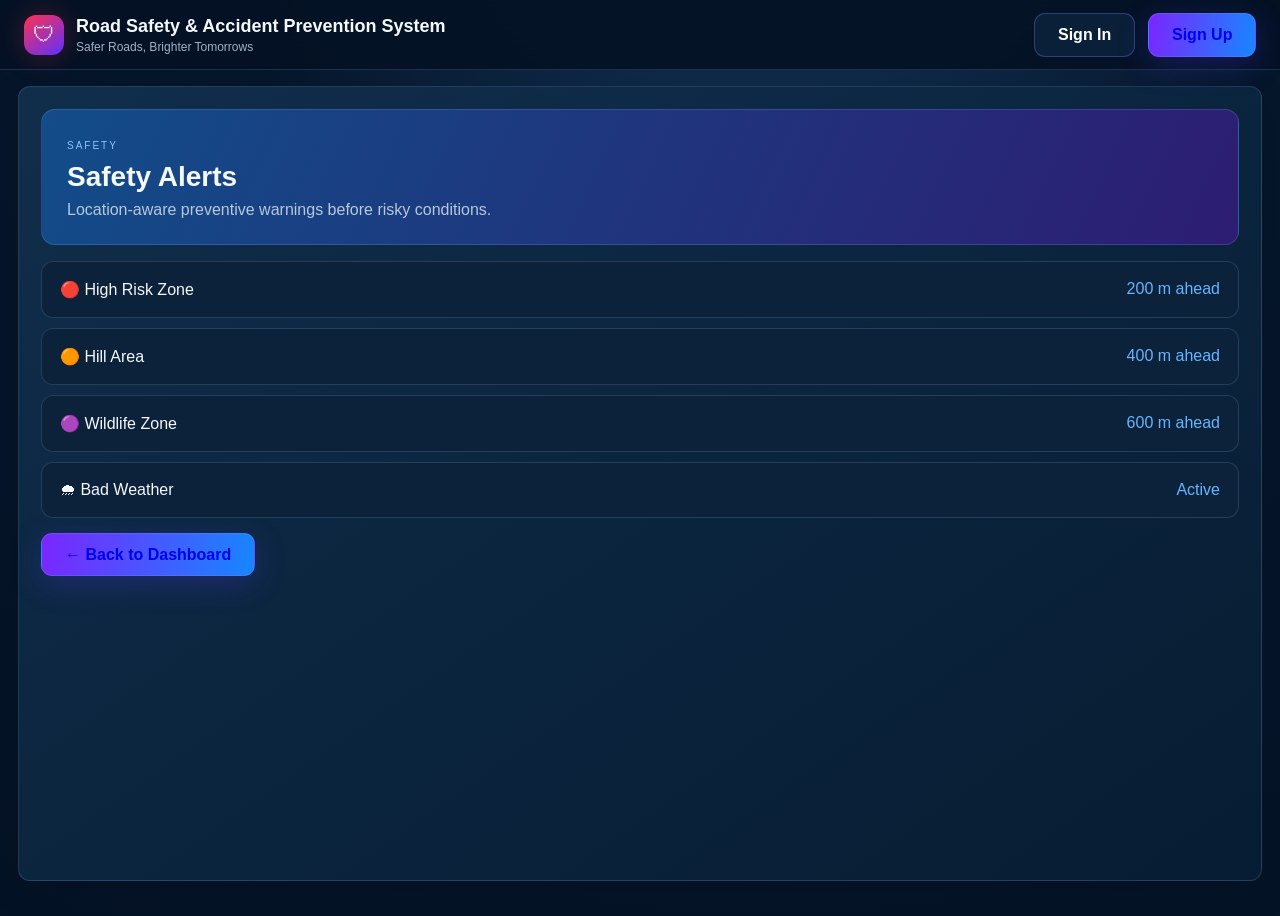
<file: frontend/pages/alerts.html>
<!DOCTYPE html>
<html lang="en">

<head>
    <meta charset="UTF-8">
    <meta name="viewport" content="width=device-width, initial-scale=1.0">
    <title>Alerts • Road Safety</title>

    <!-- Shared project stylesheet. -->
    <link rel="stylesheet" href="../css/style.css">
</head>

<body>

    <!-- =====================================================
         FILE: alerts.html
         PROJECT: AI Road Safety & Accident Prevention System
         PURPOSE: Safety Alerts module page.
         ===================================================== -->

    <div class="app-shell">

        <!-- Top navigation -->
        <header class="topbar">
            <div class="brand">
                <div class="brand-mark">🛡</div>
                <div>
                    <h1>Road Safety &amp; Accident Prevention System</h1>
                    <p>Safer Roads, Brighter Tomorrows</p>
                </div>
            </div>

            <div class="top-actions">
                <a class="auth-btn outline" href="sign-in.html">Sign In</a>
                <a class="auth-btn primary" href="sign-up.html">Sign Up</a>
            </div>
        </header>

        <!-- Module content -->
        <main class="main" style="margin-left: 0;">
            <section class="page-section module-page active">

                <div class="module-hero">
                    <span>SAFETY</span>
                    <h2>Safety Alerts</h2>
                    <p>Location-aware preventive warnings before risky conditions.</p>
                </div>

                <div class="module-list">
                    <div>🔴 High Risk Zone <span>200 m ahead</span></div>
                    <div>🟠 Hill Area <span>400 m ahead</span></div>
                    <div>🟣 Wildlife Zone <span>600 m ahead</span></div>
                    <div>🌧 Bad Weather <span>Active</span></div>
                </div>

                <br>

                <!-- Return to the dashboard. -->
                <a class="auth-btn primary" href="../index.html">← Back to Dashboard</a>

            </section>
        </main>

    </div>

    <!-- Main application JavaScript provides shared interactions. -->
    <script src="../js/app.js"></script>

</body>

</html>
</file>
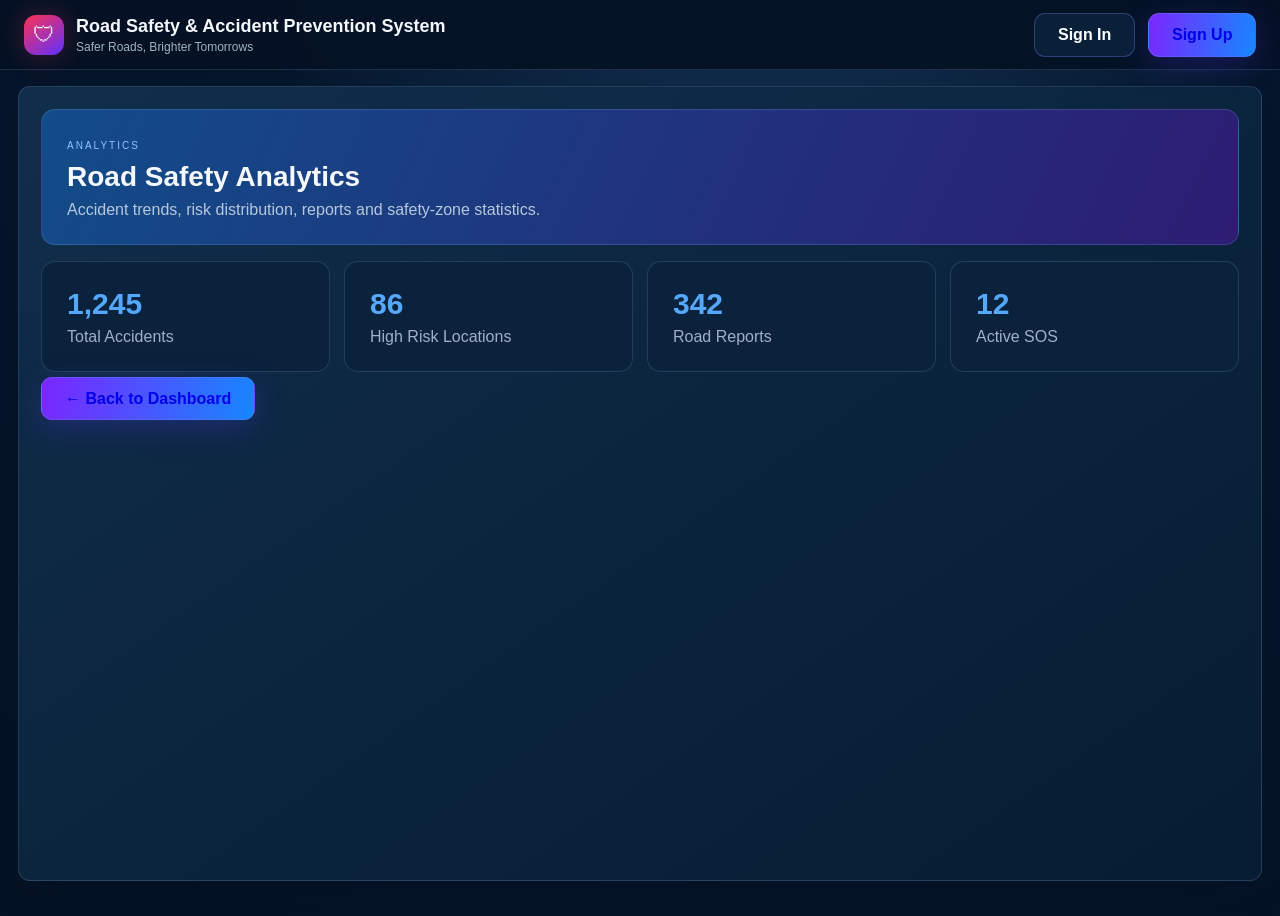
<file: frontend/pages/analytics.html>
<!DOCTYPE html>
<html lang="en">

<head>
    <meta charset="UTF-8">
    <meta name="viewport" content="width=device-width, initial-scale=1.0">
    <title>Analytics • Road Safety</title>

    <!-- Shared project stylesheet. -->
    <link rel="stylesheet" href="../css/style.css">
</head>

<body>

    <!-- =====================================================
         FILE: analytics.html
         PROJECT: AI Road Safety & Accident Prevention System
         PURPOSE: Road Safety Analytics module page.
         ===================================================== -->

    <div class="app-shell">

        <!-- Top navigation -->
        <header class="topbar">
            <div class="brand">
                <div class="brand-mark">🛡</div>
                <div>
                    <h1>Road Safety &amp; Accident Prevention System</h1>
                    <p>Safer Roads, Brighter Tomorrows</p>
                </div>
            </div>

            <div class="top-actions">
                <a class="auth-btn outline" href="sign-in.html">Sign In</a>
                <a class="auth-btn primary" href="sign-up.html">Sign Up</a>
            </div>
        </header>

        <!-- Module content -->
        <main class="main" style="margin-left: 0;">
            <section class="page-section module-page active">

                <div class="module-hero">
                    <span>ANALYTICS</span>
                    <h2>Road Safety Analytics</h2>
                    <p>Accident trends, risk distribution, reports and safety-zone statistics.</p>
                </div>

                <div class="metric-grid">
                    <div class="metric"><b>1,245</b><span>Total Accidents</span></div>
                    <div class="metric"><b>86</b><span>High Risk Locations</span></div>
                    <div class="metric"><b>342</b><span>Road Reports</span></div>
                    <div class="metric"><b>12</b><span>Active SOS</span></div>
                </div>

                <br>

                <!-- Return to the dashboard. -->
                <a class="auth-btn primary" href="../index.html">← Back to Dashboard</a>

            </section>
        </main>

    </div>

    <!-- Main application JavaScript provides shared interactions. -->
    <script src="../js/app.js"></script>

</body>

</html>
</file>
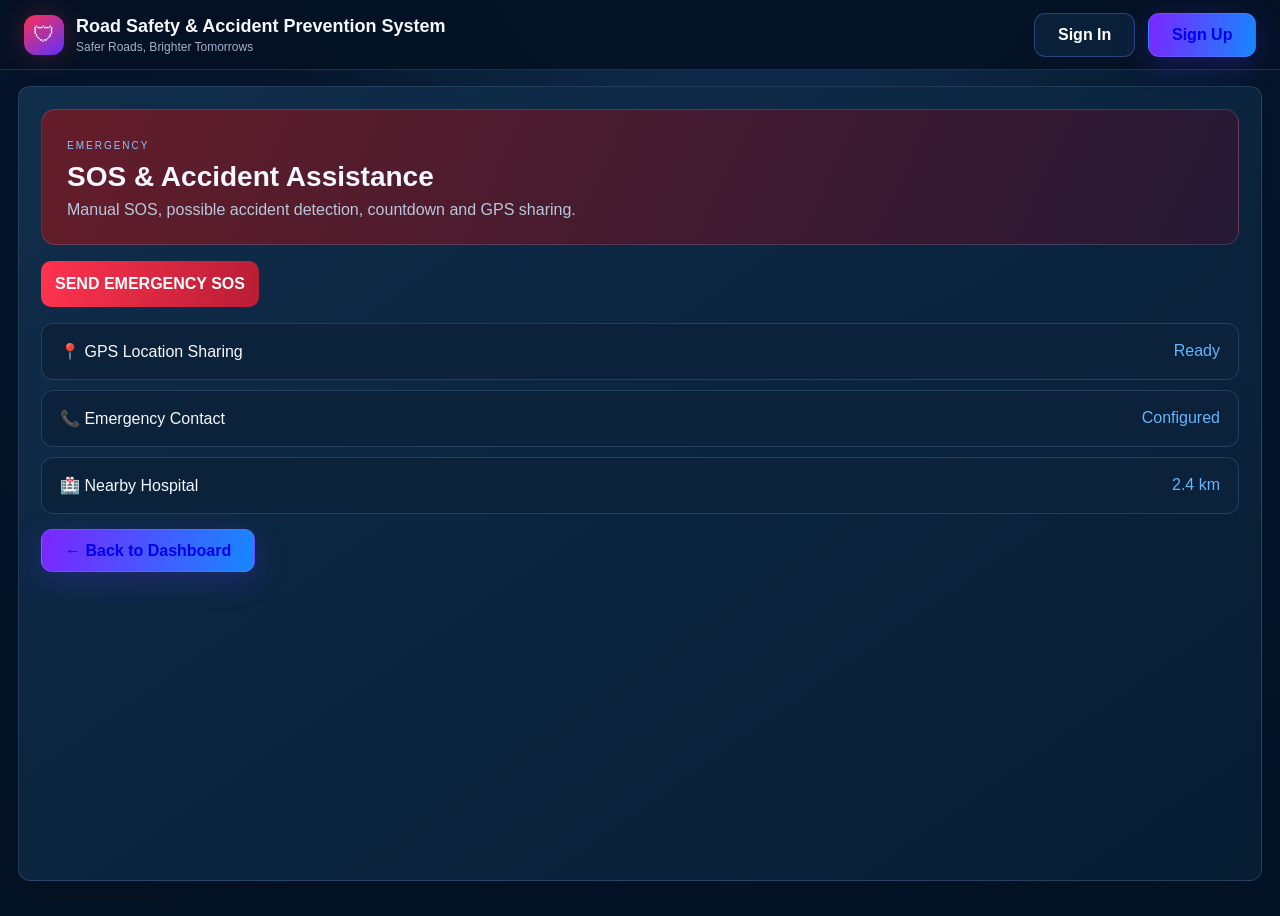
<file: frontend/pages/emergency.html>
<!DOCTYPE html>
<html lang="en">

<head>
    <meta charset="UTF-8">
    <meta name="viewport" content="width=device-width, initial-scale=1.0">
    <title>Emergency SOS • Road Safety</title>

    <!-- Shared project stylesheet. -->
    <link rel="stylesheet" href="../css/style.css">
</head>

<body>

    <!-- =====================================================
         FILE: emergency.html
         PROJECT: AI Road Safety & Accident Prevention System
         PURPOSE: SOS & Accident Assistance module page.
         ===================================================== -->

    <div class="app-shell">

        <!-- Top navigation -->
        <header class="topbar">
            <div class="brand">
                <div class="brand-mark">🛡</div>
                <div>
                    <h1>Road Safety &amp; Accident Prevention System</h1>
                    <p>Safer Roads, Brighter Tomorrows</p>
                </div>
            </div>

            <div class="top-actions">
                <a class="auth-btn outline" href="sign-in.html">Sign In</a>
                <a class="auth-btn primary" href="sign-up.html">Sign Up</a>
            </div>
        </header>

        <!-- Module content -->
        <main class="main" style="margin-left: 0;">
            <section class="page-section module-page active">

                <div class="module-hero danger-hero">
                    <span>EMERGENCY</span>
                    <h2>SOS & Accident Assistance</h2>
                    <p>Manual SOS, possible accident detection, countdown and GPS sharing.</p>
                </div>

                <button class="sos-big" onclick="triggerSOS()">SEND EMERGENCY SOS</button>
                <div class="module-list">
                    <div>📍 GPS Location Sharing <span>Ready</span></div>
                    <div>📞 Emergency Contact <span>Configured</span></div>
                    <div>🏥 Nearby Hospital <span>2.4 km</span></div>
                </div>

                <br>

                <!-- Return to the dashboard. -->
                <a class="auth-btn primary" href="../index.html">← Back to Dashboard</a>

            </section>
        </main>

    </div>

    <!-- Main application JavaScript provides shared interactions. -->
    <script src="../js/app.js"></script>

</body>

</html>
</file>
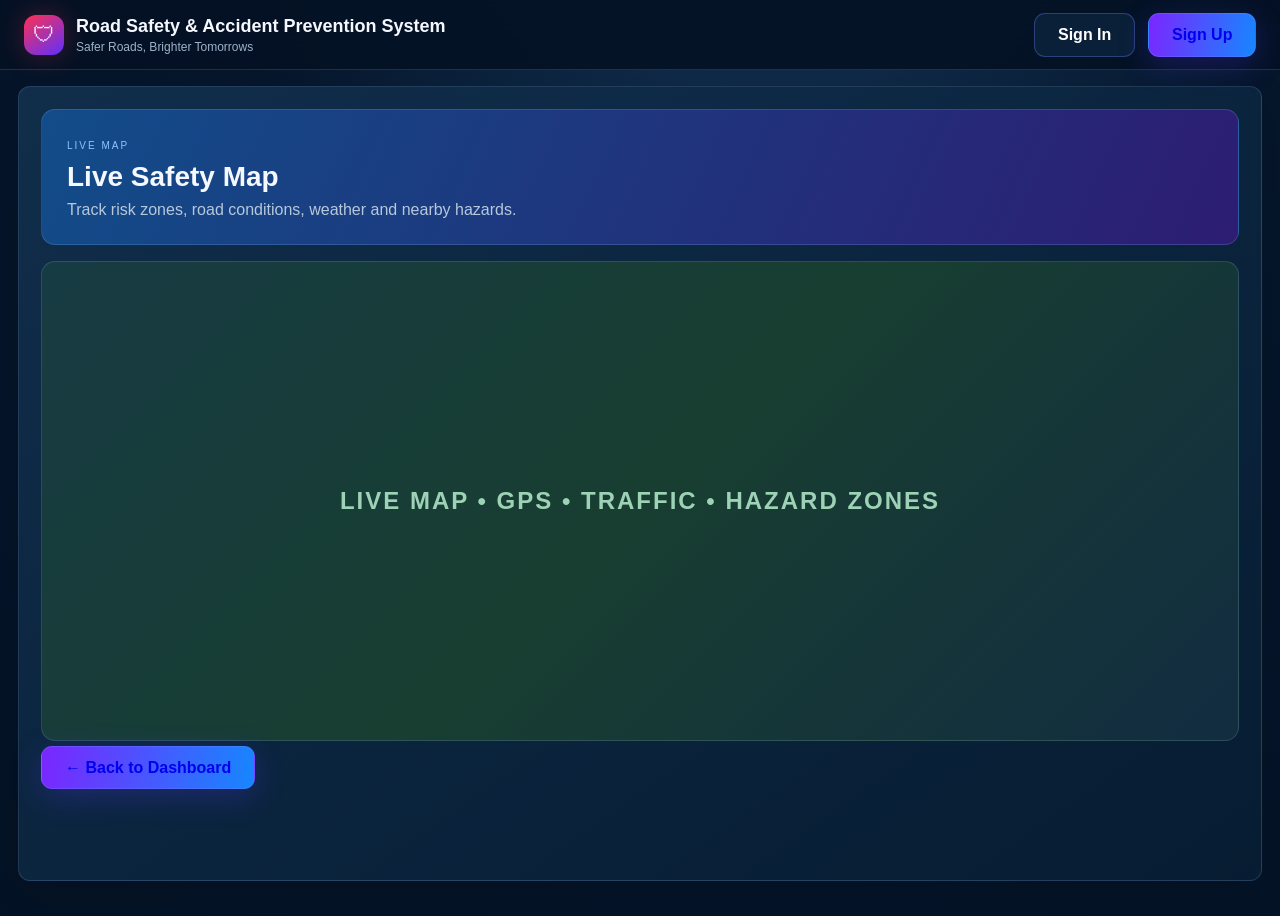
<file: frontend/pages/live-map.html>
<!DOCTYPE html>
<html lang="en">

<head>
    <meta charset="UTF-8">
    <meta name="viewport" content="width=device-width, initial-scale=1.0">
    <title>Live Map • Road Safety</title>

    <!-- Shared project stylesheet. -->
    <link rel="stylesheet" href="../css/style.css">
</head>

<body>

    <!-- =====================================================
         FILE: live-map.html
         PROJECT: AI Road Safety & Accident Prevention System
         PURPOSE: Live Safety Map module page.
         ===================================================== -->

    <div class="app-shell">

        <!-- Top navigation -->
        <header class="topbar">
            <div class="brand">
                <div class="brand-mark">🛡</div>
                <div>
                    <h1>Road Safety &amp; Accident Prevention System</h1>
                    <p>Safer Roads, Brighter Tomorrows</p>
                </div>
            </div>

            <div class="top-actions">
                <a class="auth-btn outline" href="sign-in.html">Sign In</a>
                <a class="auth-btn primary" href="sign-up.html">Sign Up</a>
            </div>
        </header>

        <!-- Module content -->
        <main class="main" style="margin-left: 0;">
            <section class="page-section module-page active">

                <div class="module-hero">
                    <span>LIVE MAP</span>
                    <h2>Live Safety Map</h2>
                    <p>Track risk zones, road conditions, weather and nearby hazards.</p>
                </div>

                <div class="large-map-placeholder">
                    LIVE MAP • GPS • TRAFFIC • HAZARD ZONES
                </div>

                <br>

                <!-- Return to the dashboard. -->
                <a class="auth-btn primary" href="../index.html">← Back to Dashboard</a>

            </section>
        </main>

    </div>

    <!-- Main application JavaScript provides shared interactions. -->
    <script src="../js/app.js"></script>

</body>

</html>
</file>
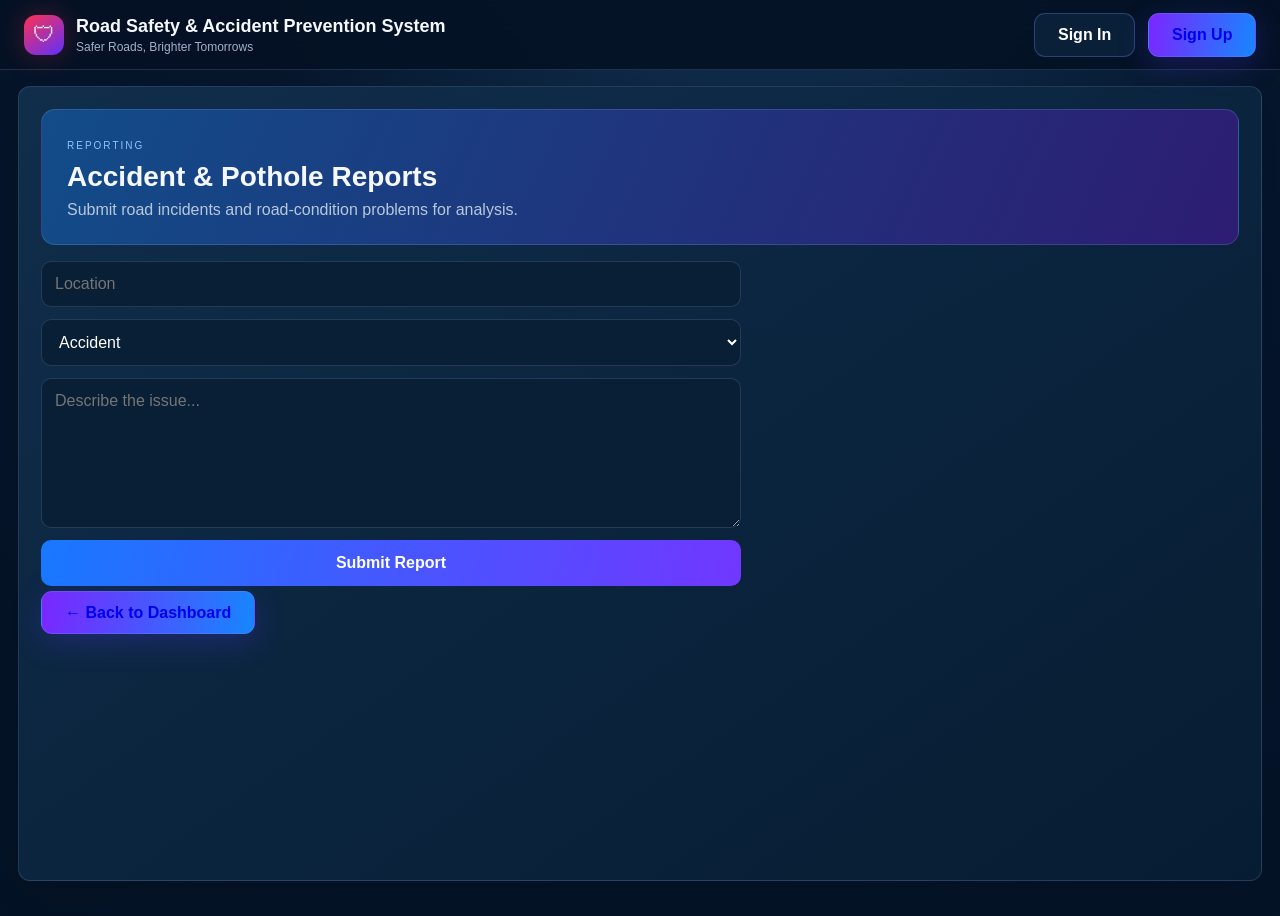
<file: frontend/pages/reports.html>
<!DOCTYPE html>
<html lang="en">

<head>
    <meta charset="UTF-8">
    <meta name="viewport" content="width=device-width, initial-scale=1.0">
    <title>Accident & Pothole Reports • Road Safety</title>

    <!-- Shared project stylesheet. -->
    <link rel="stylesheet" href="../css/style.css">
</head>

<body>

    <!-- =====================================================
         FILE: reports.html
         PROJECT: AI Road Safety & Accident Prevention System
         PURPOSE: Accident & Pothole Reports module page.
         ===================================================== -->

    <div class="app-shell">

        <!-- Top navigation -->
        <header class="topbar">
            <div class="brand">
                <div class="brand-mark">🛡</div>
                <div>
                    <h1>Road Safety &amp; Accident Prevention System</h1>
                    <p>Safer Roads, Brighter Tomorrows</p>
                </div>
            </div>

            <div class="top-actions">
                <a class="auth-btn outline" href="sign-in.html">Sign In</a>
                <a class="auth-btn primary" href="sign-up.html">Sign Up</a>
            </div>
        </header>

        <!-- Module content -->
        <main class="main" style="margin-left: 0;">
            <section class="page-section module-page active">

                <div class="module-hero">
                    <span>REPORTING</span>
                    <h2>Accident & Pothole Reports</h2>
                    <p>Submit road incidents and road-condition problems for analysis.</p>
                </div>

                <div class="report-form">
                    <input placeholder="Location">
                    <select>
                        <option>Accident</option>
                        <option>Pothole</option>
                        <option>Road Condition</option>
                    </select>
                    <textarea placeholder="Describe the issue..."></textarea>
                    <button class="primary-large">Submit Report</button>
                </div>

                <br>

                <!-- Return to the dashboard. -->
                <a class="auth-btn primary" href="../index.html">← Back to Dashboard</a>

            </section>
        </main>

    </div>

    <!-- Main application JavaScript provides shared interactions. -->
    <script src="../js/app.js"></script>

</body>

</html>
</file>
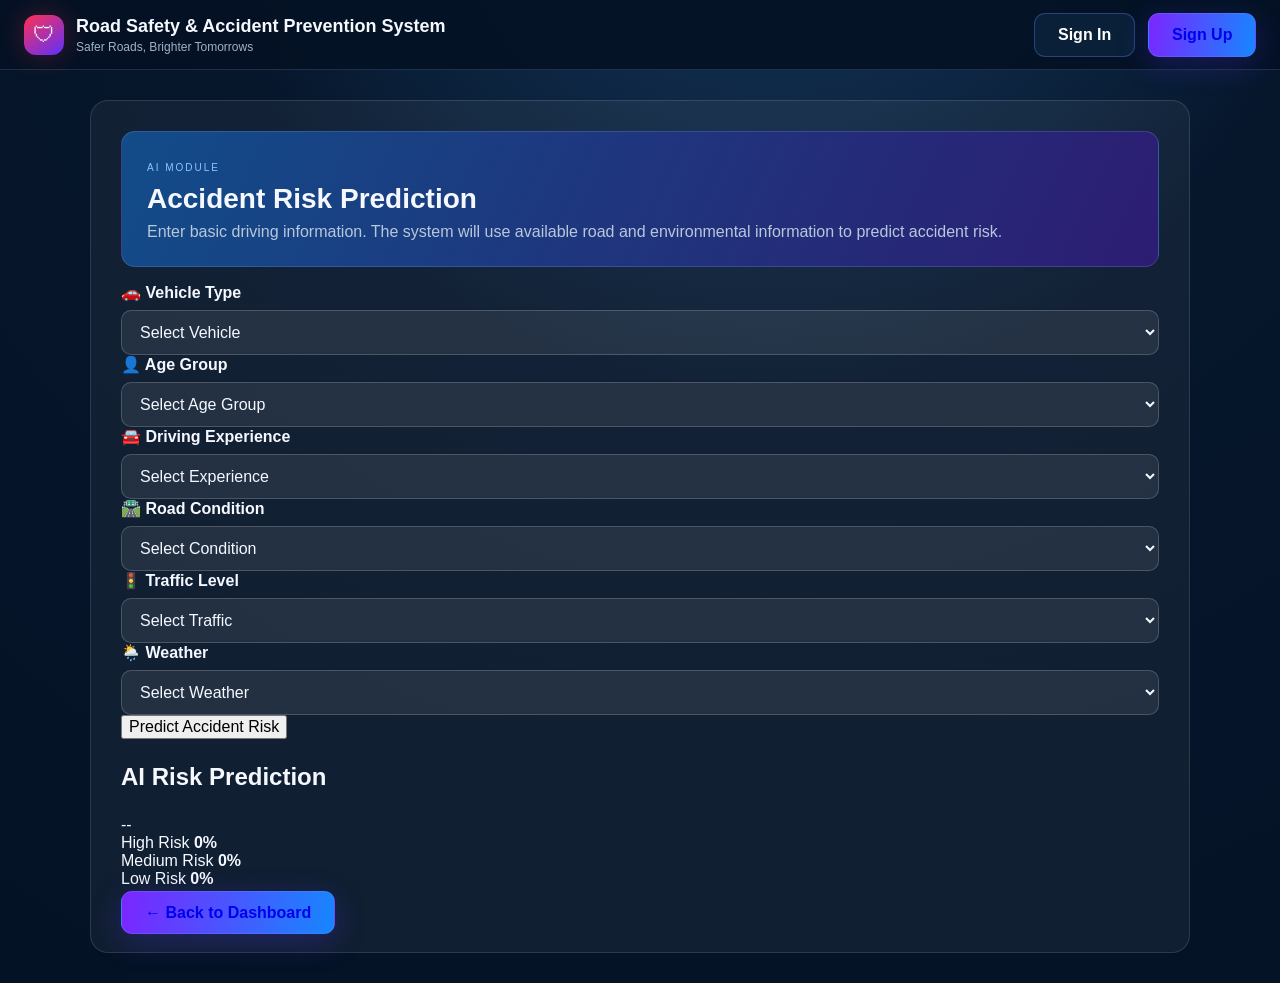
<file: frontend/pages/risk-prediction.html>
<!DOCTYPE html>
<html lang="en">

<head>
    <meta charset="UTF-8">
    <meta name="viewport" content="width=device-width, initial-scale=1.0">

    <title>Accident Risk Prediction</title>

    <link rel="stylesheet" href="../css/style.css">
    <link rel="stylesheet" href="../css/risk-prediction.css">
</head>

<body>

<div class="app-shell">

    <header class="topbar">

        <div class="brand">
            <div class="brand-mark">🛡</div>

            <div>
                <h1>Road Safety & Accident Prevention System</h1>
                <p>Safer Roads, Brighter Tomorrows</p>
            </div>
        </div>

        <div class="top-actions">
            <a class="auth-btn outline" href="sign-in.html">Sign In</a>
            <a class="auth-btn primary" href="sign-up.html">Sign Up</a>
        </div>

    </header>


    <main class="risk-container">

        <section class="risk-card">

            <div class="module-hero">

                <span>AI MODULE</span>

                <h2>Accident Risk Prediction</h2>

                <p>
                    Enter basic driving information. The system will use
                    available road and environmental information to predict
                    accident risk.
                </p>

            </div>


            <form id="riskForm">

                <div class="form-grid">

                    <!-- Vehicle -->
                    <div class="form-group">

                        <label for="vehicleType">
                            🚗 Vehicle Type
                        </label>

                        <select id="vehicleType" required>

                            <option value="">Select Vehicle</option>

                            <option value="Automobile">Car</option>

                            <option value="Motorcycle">
                                Motorcycle
                            </option>

                            <option value="Taxi">
                                Taxi
                            </option>

                            <option value="Bus">
                                Bus
                            </option>

                            <option value="Truck">
                                Truck
                            </option>

                        </select>

                    </div>


                    <!-- Age -->
                    <div class="form-group">

                        <label for="ageGroup">
                            👤 Age Group
                        </label>

                        <select id="ageGroup" required>

                            <option value="">Select Age Group</option>

                            <option value="18-30">18-30</option>

                            <option value="31-50">31-50</option>

                            <option value="Over 51">
                                Over 51
                            </option>

                        </select>

                    </div>


                    <!-- Driving Experience -->
                    <div class="form-group">

                        <label for="experience">
                            🚘 Driving Experience
                        </label>

                        <select id="experience" required>

                            <option value="">
                                Select Experience
                            </option>

                            <option value="Below 1yr">
                                Below 1 year
                            </option>

                            <option value="1-2yr">
                                1-2 years
                            </option>

                            <option value="2-5yr">
                                2-5 years
                            </option>

                            <option value="5-10yr">
                                5-10 years
                            </option>

                            <option value="Above 10yr">
                                Above 10 years
                            </option>

                        </select>

                    </div>


                    <!-- Road Condition -->
                    <div class="form-group">

                        <label for="roadCondition">
                            🛣️ Road Condition
                        </label>

                        <select id="roadCondition" required>

                            <option value="">
                                Select Condition
                            </option>

                            <option value="Dry">
                                Dry
                            </option>

                            <option value="Wet or damp">
                                Wet / Damp
                            </option>

                            <option value="Flood over 3cm. deep">
                                Flooded
                            </option>

                        </select>

                    </div>


                    <!-- Traffic -->
                    <div class="form-group">

                        <label for="traffic">
                            🚦 Traffic Level
                        </label>

                        <select id="traffic" required>

                            <option value="">
                                Select Traffic
                            </option>

                            <option value="Low">
                                Low
                            </option>

                            <option value="Medium">
                                Medium
                            </option>

                            <option value="High">
                                High
                            </option>

                        </select>

                    </div>


                    <!-- Weather -->
                    <div class="form-group">

                        <label for="weather">
                            🌦️ Weather
                        </label>

                        <select id="weather" required>

                            <option value="">
                                Select Weather
                            </option>

                            <option value="Normal">
                                Normal
                            </option>

                            <option value="Raining">
                                Raining
                            </option>

                            <option value="Raining and Windy">
                                Raining & Windy
                            </option>

                            <option value="Fog or Mist">
                                Fog / Mist
                            </option>

                        </select>

                    </div>


                </div>


                <button type="submit"
                        class="predict-btn">

                    Predict Accident Risk

                </button>

            </form>


            <!-- Result -->

            <div id="resultBox"
                 class="result-box hidden">

                <h3>AI Risk Prediction</h3>

                <div id="riskLevel">
                    --
                </div>

                <div class="probabilities">

                    <div>
                        <span>High Risk</span>
                        <b id="highProbability">0%</b>
                    </div>

                    <div>
                        <span>Medium Risk</span>
                        <b id="mediumProbability">0%</b>
                    </div>

                    <div>
                        <span>Low Risk</span>
                        <b id="lowProbability">0%</b>
                    </div>

                </div>

                <p id="riskMessage"></p>

            </div>


            <a class="auth-btn primary back-btn"
               href="../index.html">

                ← Back to Dashboard

            </a>

        </section>

    </main>

</div>


<script src="../js/risk-prediction.js"></script>

</body>

</html>
</file>
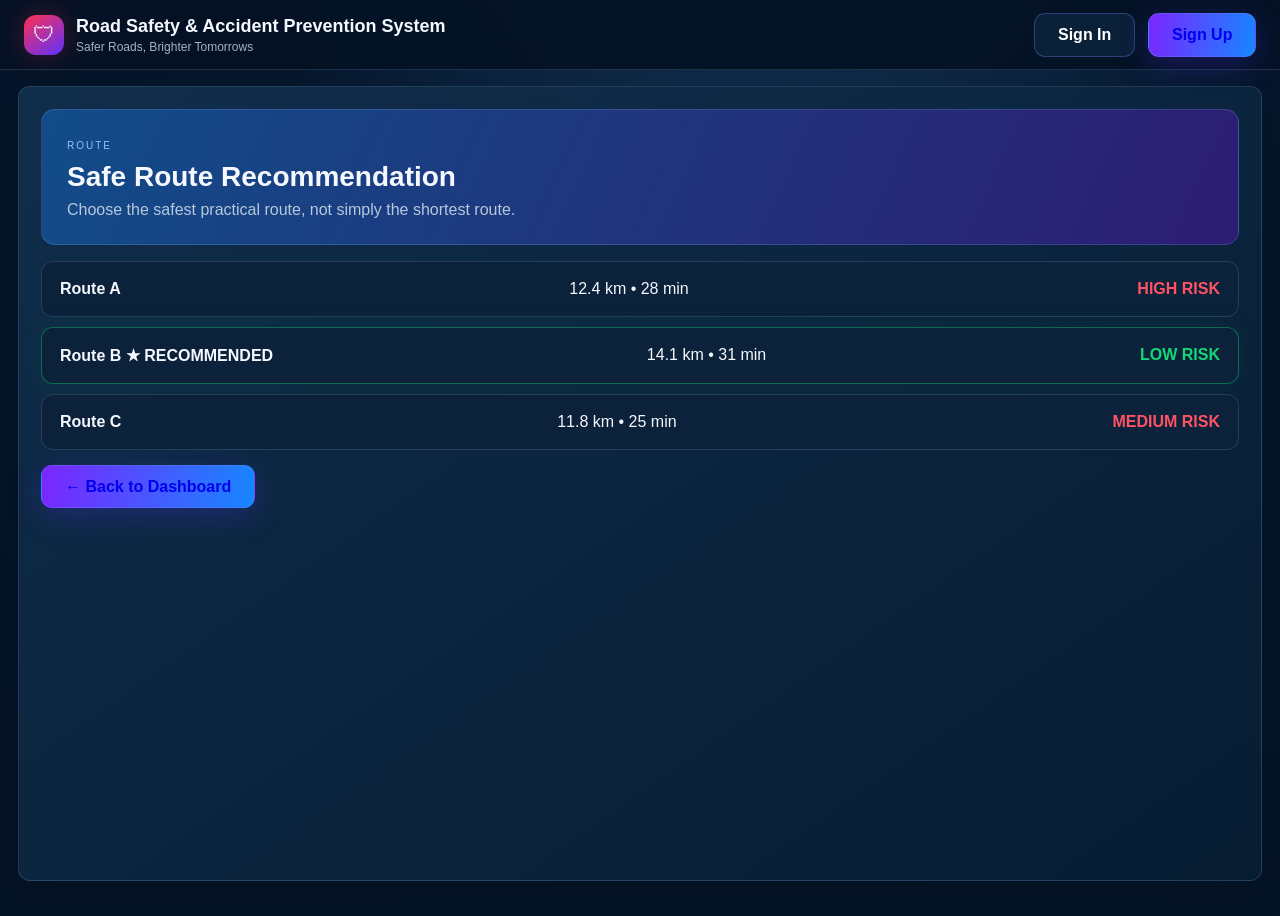
<file: frontend/pages/safe-route.html>
<!DOCTYPE html>
<html lang="en">

<head>
    <meta charset="UTF-8">
    <meta name="viewport" content="width=device-width, initial-scale=1.0">
    <title>Safe Route • Road Safety</title>

    <!-- Shared project stylesheet. -->
    <link rel="stylesheet" href="../css/style.css">
</head>

<body>

    <!-- =====================================================
         FILE: safe-route.html
         PROJECT: AI Road Safety & Accident Prevention System
         PURPOSE: Safe Route Recommendation module page.
         ===================================================== -->

    <div class="app-shell">

        <!-- Top navigation -->
        <header class="topbar">
            <div class="brand">
                <div class="brand-mark">🛡</div>
                <div>
                    <h1>Road Safety &amp; Accident Prevention System</h1>
                    <p>Safer Roads, Brighter Tomorrows</p>
                </div>
            </div>

            <div class="top-actions">
                <a class="auth-btn outline" href="sign-in.html">Sign In</a>
                <a class="auth-btn primary" href="sign-up.html">Sign Up</a>
            </div>
        </header>

        <!-- Module content -->
        <main class="main" style="margin-left: 0;">
            <section class="page-section module-page active">

                <div class="module-hero">
                    <span>ROUTE</span>
                    <h2>Safe Route Recommendation</h2>
                    <p>Choose the safest practical route, not simply the shortest route.</p>
                </div>

                <div class="route-options">
                    <div><b>Route A</b><span>12.4 km • 28 min</span><strong>HIGH RISK</strong></div>
                    <div class="recommended"><b>Route B ★ RECOMMENDED</b><span>14.1 km • 31 min</span><strong>LOW RISK</strong></div>
                    <div><b>Route C</b><span>11.8 km • 25 min</span><strong>MEDIUM RISK</strong></div>
                </div>

                <br>

                <!-- Return to the dashboard. -->
                <a class="auth-btn primary" href="../index.html">← Back to Dashboard</a>

            </section>
        </main>

    </div>

    <!-- Main application JavaScript provides shared interactions. -->
    <script src="../js/app.js"></script>

</body>

</html>
</file>
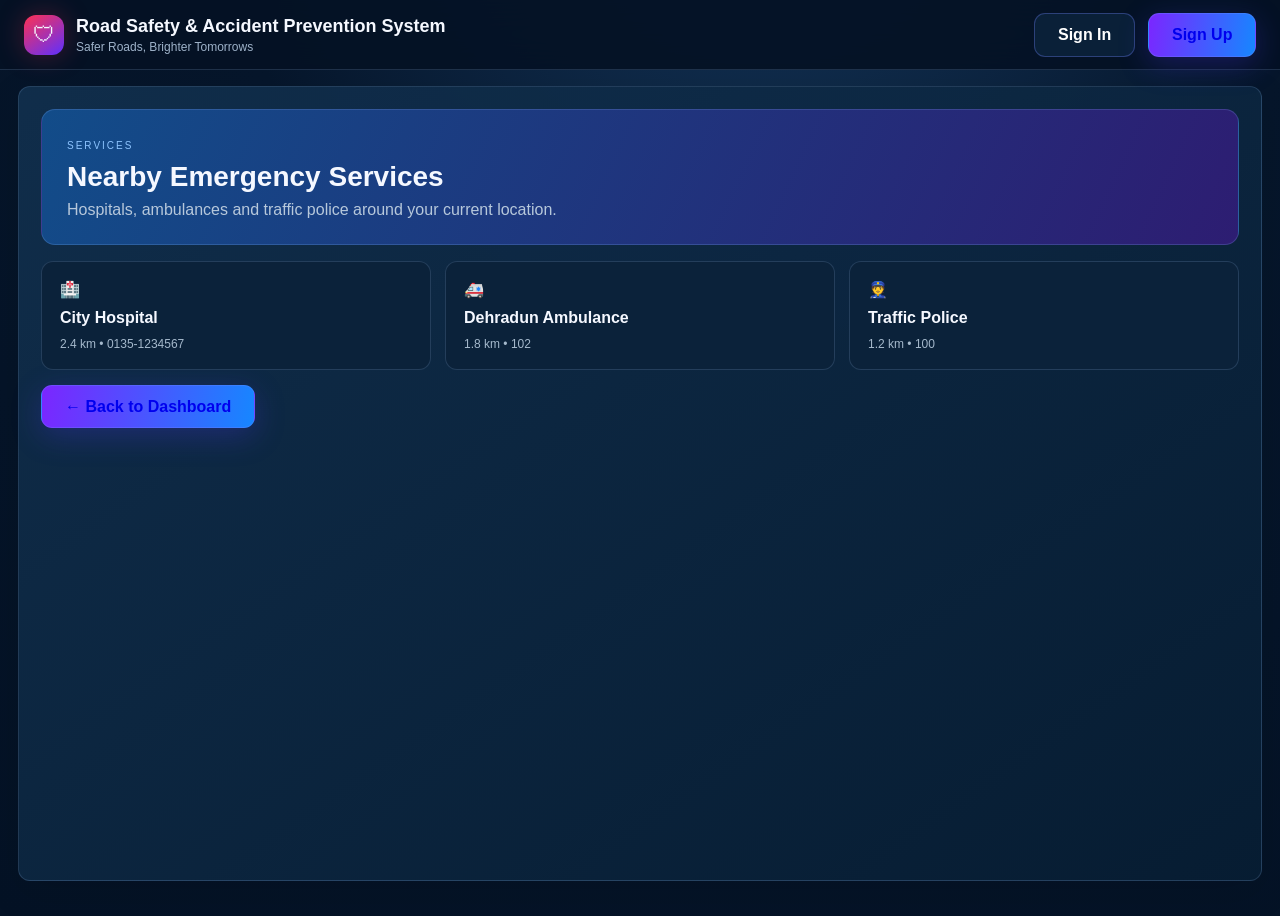
<file: frontend/pages/services.html>
<!DOCTYPE html>
<html lang="en">

<head>
    <meta charset="UTF-8">
    <meta name="viewport" content="width=device-width, initial-scale=1.0">
    <title>Nearby Services • Road Safety</title>

    <!-- Shared project stylesheet. -->
    <link rel="stylesheet" href="../css/style.css">
</head>

<body>

    <!-- =====================================================
         FILE: services.html
         PROJECT: AI Road Safety & Accident Prevention System
         PURPOSE: Nearby Emergency Services module page.
         ===================================================== -->

    <div class="app-shell">

        <!-- Top navigation -->
        <header class="topbar">
            <div class="brand">
                <div class="brand-mark">🛡</div>
                <div>
                    <h1>Road Safety &amp; Accident Prevention System</h1>
                    <p>Safer Roads, Brighter Tomorrows</p>
                </div>
            </div>

            <div class="top-actions">
                <a class="auth-btn outline" href="sign-in.html">Sign In</a>
                <a class="auth-btn primary" href="sign-up.html">Sign Up</a>
            </div>
        </header>

        <!-- Module content -->
        <main class="main" style="margin-left: 0;">
            <section class="page-section module-page active">

                <div class="module-hero">
                    <span>SERVICES</span>
                    <h2>Nearby Emergency Services</h2>
                    <p>Hospitals, ambulances and traffic police around your current location.</p>
                </div>

                <div class="service-cards">
                    <div>🏥 <b>City Hospital</b><span>2.4 km • 0135-1234567</span></div>
                    <div>🚑 <b>Dehradun Ambulance</b><span>1.8 km • 102</span></div>
                    <div>👮 <b>Traffic Police</b><span>1.2 km • 100</span></div>
                </div>

                <br>

                <!-- Return to the dashboard. -->
                <a class="auth-btn primary" href="../index.html">← Back to Dashboard</a>

            </section>
        </main>

    </div>

    <!-- Main application JavaScript provides shared interactions. -->
    <script src="../js/app.js"></script>

</body>

</html>
</file>
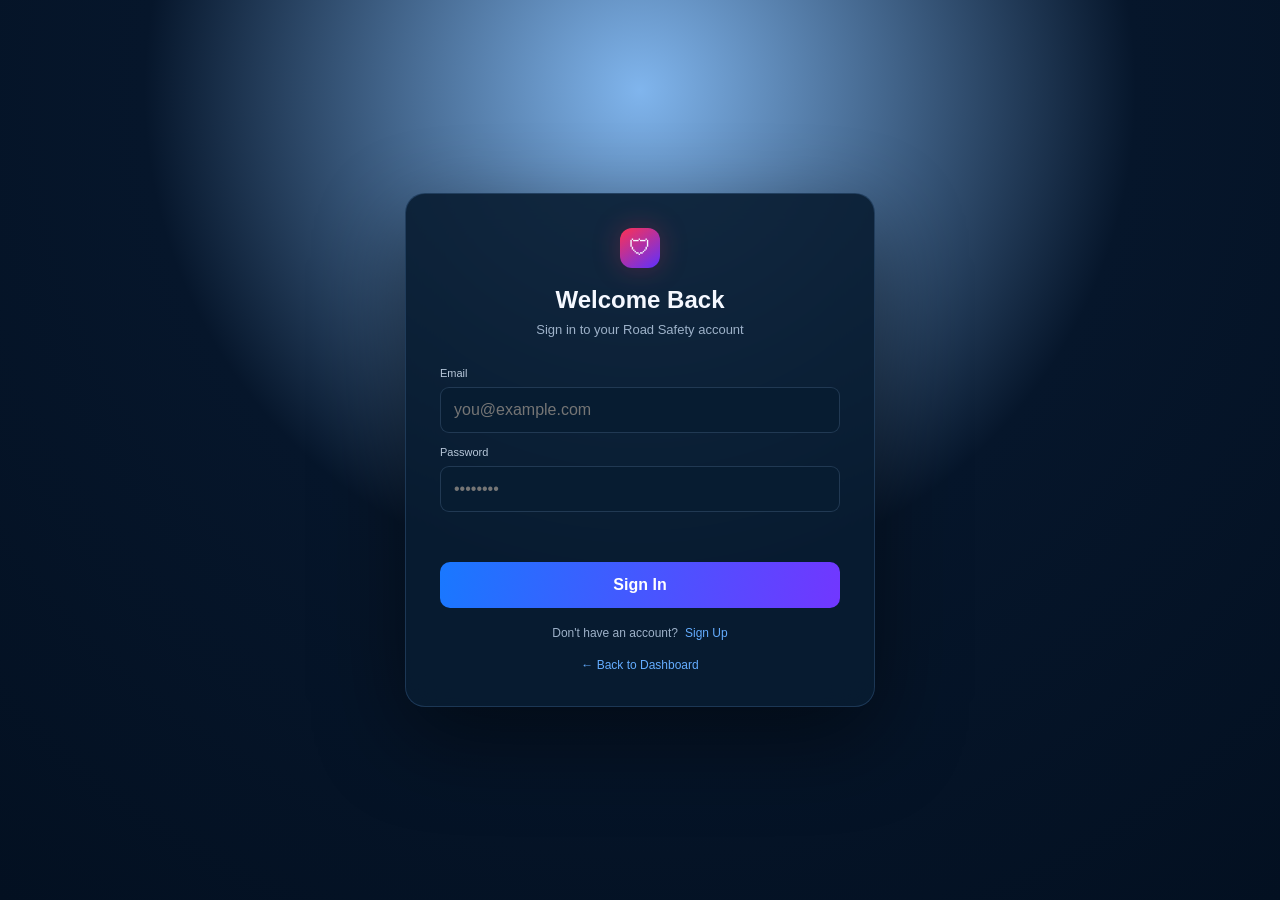
<file: frontend/pages/sign-in.html>
<!DOCTYPE html>
<html lang="en">

<head>
    <meta charset="UTF-8">
    <meta name="viewport" content="width=device-width, initial-scale=1.0">

    <!-- =====================================================
         FILE: sign-in.html
         PROJECT: AI Road Safety & Accident Prevention System
         PURPOSE: User sign-in page.
         ===================================================== -->

    <title>Sign In • Road Safety</title>

    <!-- Shared project stylesheet. -->
    <link rel="stylesheet" href="../css/style.css">
</head>

<body>

    <!-- =====================================================
         SIGN-IN PAGE
         Same centered glass-card format used by registration.
         ===================================================== -->
    <main class="auth-page">

        <section class="auth-card" aria-labelledby="loginTitle">

            <!-- Brand icon -->
            <div class="brand-mark">🛡</div>

            <!-- Login heading -->
            <h1 id="loginTitle">Welcome Back</h1>
            <p>Sign in to your Road Safety account</p>

            <!-- Login form -->
            <form id="loginForm" novalidate>

                <label for="loginEmail">Email</label>
                <input
                    id="loginEmail"
                    type="email"
                    autocomplete="email"
                    required
                    placeholder="you@example.com"
                >

                <label for="loginPassword">Password</label>
                <input
                    id="loginPassword"
                    type="password"
                    autocomplete="current-password"
                    required
                    placeholder="••••••••"
                >

                <div
                    class="message"
                    id="loginMessage"
                    role="status"
                    aria-live="polite"
                ></div>

                <button
                    class="primary-large"
                    type="submit"
                >
                    Sign In
                </button>

            </form>

            <!-- Registration link -->
            <div class="auth-links">
                <span>Don't have an account?</span>
                <a href="sign-up.html">Sign Up</a>
            </div>

            <!-- Dashboard link -->
            <a
                class="back-link"
                href="../index.html"
            >
                ← Back to Dashboard
            </a>

        </section>

    </main>

    <!-- Login logic. -->
    <script src="../js/login.js"></script>

</body>

</html>
</file>
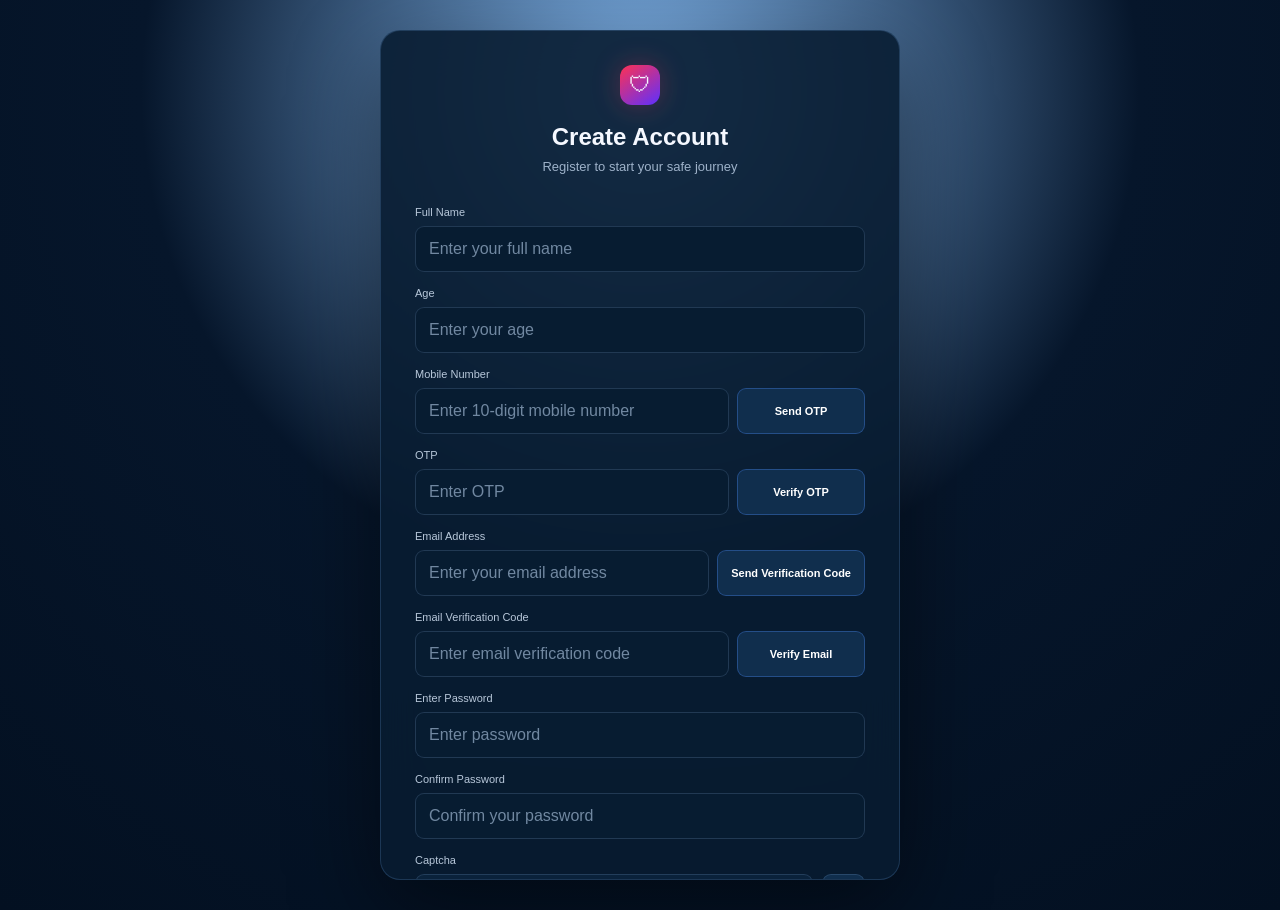
<file: frontend/pages/sign-up.html>
<!DOCTYPE html>
<html lang="en">

<head>
    <meta charset="UTF-8">
    <meta name="viewport" content="width=device-width, initial-scale=1.0">

    <!-- =====================================================
         FILE: sign-up.html
         PROJECT: AI Road Safety & Accident Prevention System
         PURPOSE: SafeRoad AI user registration page.
         ===================================================== -->

    <title>SafeRoad AI — Register</title>

    <!-- Shared project stylesheet. -->
    <link rel="stylesheet" href="../css/style.css">
</head>

<body>

    <!-- =====================================================
         REGISTRATION PAGE
         Uses the same centered glass-card layout as Sign In.
         The lamp / cord scene has been removed.
         ===================================================== -->
    <main class="auth-page">

        <!-- Registration card -->
        <section class="auth-card register-card" aria-labelledby="registerTitle">

            <!-- Brand icon: same visual language as Sign In -->
            <div class="brand-mark">🛡</div>

            <!-- Registration heading -->
            <h1 id="registerTitle" align="center">Create Account</h1>

            <p align="center">Register to start your safe journey</p>

            <!-- =================================================
                 REGISTRATION FORM
                 ================================================= -->
            <form id="registerForm" novalidate>

                <!-- Full Name -->
                <div class="register-field">
                    <label for="fullName">Full Name</label>
                    <input
                        id="fullName"
                        name="fullName"
                        type="text"
                        autocomplete="name"
                        placeholder="Enter your full name"
                        required
                    >
                </div>

                <!-- Age -->
                <div class="register-field">
                    <label for="age">Age</label>
                    <input
                        id="age"
                        name="age"
                        type="number"
                        min="1"
                        max="120"
                        placeholder="Enter your age"
                        required
                    >
                </div>

                <!-- Mobile Number + OTP -->
                <div class="register-field">
                    <label for="mobile">Mobile Number</label>

                    <div class="verification-row">
                        <input
                            id="mobile"
                            name="mobile"
                            type="tel"
                            maxlength="10"
                            inputmode="numeric"
                            autocomplete="tel"
                            placeholder="Enter 10-digit mobile number"
                            required
                        >

                        <button
                            class="verify"
                            id="otpBtn"
                            type="button"
                        >
                            Send OTP
                        </button>
                    </div>
                </div>

                <!-- Mobile OTP -->
                <div class="register-field">
                    <label for="otp">OTP</label>

                    <div class="verification-row">
                        <input
                            id="otp"
                            name="otp"
                            type="text"
                            maxlength="6"
                            inputmode="numeric"
                            autocomplete="one-time-code"
                            placeholder="Enter OTP"
                            required
                        >

                        <button
                            class="verify"
                            id="verifyBtn"
                            type="button"
                        >
                            Verify OTP
                        </button>
                    </div>
                </div>

                <!-- Email Address + Verification Code -->
                <div class="register-field">
                    <label for="email">Email Address</label>

                    <div class="verification-row">
                        <input
                            id="email"
                            name="email"
                            type="email"
                            autocomplete="email"
                            placeholder="Enter your email address"
                            required
                        >

                        <button
                            class="verify"
                            id="emailOtpBtn"
                            type="button"
                        >
                            Send Verification Code
                        </button>
                    </div>
                </div>

                <!-- Email Verification Code -->
                <div class="register-field">
                    <label for="emailOtp">Email Verification Code</label>

                    <div class="verification-row">
                        <input
                            id="emailOtp"
                            name="emailOtp"
                            type="text"
                            maxlength="6"
                            inputmode="numeric"
                            placeholder="Enter email verification code"
                            required
                        >

                        <button
                            class="verify"
                            id="emailVerifyBtn"
                            type="button"
                        >
                            Verify Email
                        </button>
                    </div>
                </div>

                <!-- Password -->
                <div class="register-field">
                    <label for="password">Enter Password</label>
                    <input
                        id="password"
                        name="password"
                        type="password"
                        autocomplete="new-password"
                        placeholder="Enter password"
                        required
                    >
                </div>

                <!-- Confirm Password -->
                <div class="register-field">
                    <label for="confirmPassword">Confirm Password</label>
                    <input
                        id="confirmPassword"
                        name="confirmPassword"
                        type="password"
                        autocomplete="new-password"
                        placeholder="Confirm your password"
                        required
                    >
                </div>

                <!-- Captcha -->
                <div class="register-field">
                    <label for="captchaInput">Captcha</label>

                    <div class="captcha-row">
                        <!-- Generated captcha value -->
                        <div
                            class="captcha-box"
                            id="captchaBox"
                            aria-label="Generated captcha"
                        ></div>

                        <!-- Captcha refresh button -->
                        <button
                            class="refresh"
                            id="refreshCaptcha"
                            type="button"
                            title="Refresh Captcha"
                            aria-label="Refresh Captcha"
                        >
                            ↻
                        </button>
                    </div>

                    <input
                        id="captchaInput"
                        name="captchaInput"
                        type="text"
                        maxlength="6"
                        autocomplete="off"
                        placeholder="Enter captcha"
                        required
                    >
                </div>

                <!-- Registration status message -->
                <div
                    class="message"
                    id="message"
                    role="status"
                    aria-live="polite"
                ></div>

                <!-- Register button -->
                <button
                    class="primary-large register-submit"
                    id="registerBtn"
                    type="submit"
                >
                    Register →
                </button>

            </form>

            <!-- Login navigation -->
            <div class="auth-links">
                <span>Already registered?</span>
                <a href="sign-in.html">Sign In</a>
            </div>

            <!-- Dashboard navigation -->
            <a
                class="back-link"
                href="../index.html"
            >
                ← Back to Dashboard
            </a>

        </section>

    </main>

    <!-- Registration validation, OTP and captcha logic. -->
    <script src="../js/register.js"></script>

</body>

</html>
</file>
<file: frontend/css/style.css>
/* =========================================================
   FILE: style.css
   PROJECT: AI Road Safety & Accident Prevention System

   PURPOSE:
   Complete visual design of the frontend.

   SECTIONS:
   01. Global / Base Styles
   02. Header & Top Navigation
   03. Sidebar Navigation
   04. Main Dashboard
   05. Summary Cards
   06. Risk Map
   07. Quick Action Cards
   08. Alerts / Chart / Services / Reports
   09. Module Pages
   10. Sign In / Sign Up
   11. Responsive Design
   12. Bubble / Hover Animations
   ========================================================= */
/* =========================================================
   01. GLOBAL / BASE STYLES
   Color variables used throughout the complete UI.
   ========================================================= */
:root{
  --bg:#06162b;
  --panel:#0d2743;
  --panel2:#102e4d;
  --line:rgba(148,190,235,.18);
  --text:#f5f8ff;
  --muted:#9eb2c9;
  --blue:#1877ff;
  --purple:#7437ff;
  --red:#ff4058;
  --orange:#ffad27;
  --green:#12d875;
  --cyan:#21b9ff;
}
*{
  box-sizing:border-box
}
html{
  scroll-behavior:smooth
}
body{
  margin:0;
  background:radial-gradient(circle at 60% -20%,#173b62 0,#06162b 42%,#041225 100%);
  color:var(--text);
  font-family:Inter,Segoe UI,Arial,sans-serif;
  min-height:100vh
}
button,a,input,select,textarea{
  font:inherit
}
button,a{
  cursor:pointer
}
.app-shell{
  min-height:100vh
}
.topbar{
  height:70px;
  display:flex;
  align-items:center;
  gap:22px;
  padding:0 24px;
  border-bottom:1px solid var(--line);
  background:rgba(5,18,36,.92);
  backdrop-filter:blur(18px);
  position:sticky;
  top:0;
  z-index:50
}
/* =========================================================
   02. HEADER & TOP NAVIGATION
   Logo, title, search, notifications, theme and auth buttons.
   ========================================================= */
.brand{
  display:flex;
  align-items:center;
  gap:12px;
  min-width:430px
}
.brand-mark{
  width:40px;
  height:40px;
  display:grid;
  place-items:center;
  border-radius:12px;
  background:linear-gradient(145deg,#ff3152,#5d30ff);
  box-shadow:0 0 28px #ff315244;
  font-size:22px
}
.brand h1{
  font-size:18px;
  margin:0
}
.brand p{
  font-size:12px;
  color:var(--muted);
  margin:3px 0 0
}
.top-search{
  height:44px;
  max-width:590px;
  flex:1;
  border:1px solid #2c5680;
  border-radius:13px;
  background:#0a213a;
  display:flex;
  align-items:center;
  padding:0 12px;
  color:var(--muted);
  box-shadow:inset 0 1px #ffffff08
}
.top-search input{
  background:none;
  border:0;
  outline:0;
  color:#fff;
  flex:1;
  padding:0 10px
}
.top-search kbd{
  border:1px solid #3d5b78;
  border-radius:6px;
  padding:3px 7px;
  font-size:11px
}
.top-actions{
  display:flex;
  align-items:center;
  gap:12px;
  margin-left:auto
}
.icon-btn,.theme-toggle{
  background:#081d34;
  border:1px solid var(--line);
  color:#fff;
  border-radius:12px;
  height:40px;
  min-width:40px;
  position:relative
}
.badge{
  position:absolute;
  top:-6px;
  right:-5px;
  background:#ff4058;
  border-radius:50%;
  font-size:10px;
  padding:3px 6px
}
.theme-toggle{
  padding:0 12px;
  color:#c7d8eb
}
.auth-btn{
  text-decoration:none;
  border-radius:11px;
  padding:12px 23px;
  font-weight:700;
  border:1px solid #7183ff55
}
.auth-btn.outline{
  color:#fff;
  background:#0a2038
}
.auth-btn.primary{
  background:linear-gradient(100deg,#7b26ff,#1687ff);
  box-shadow:0 8px 30px #5538ff40
}
/* =========================================================
   03. SIDEBAR NAVIGATION
   Main dashboard navigation and emergency SOS card.
   ========================================================= */
.sidebar{
  position:fixed;
  left:0;
  top:70px;
  bottom:0;
  width:238px;
  background:linear-gradient(180deg,#061b33,#04162a);
  border-right:1px solid var(--line);
  padding:16px 13px;
  z-index:20
}
.nav-item{
  width:100%;
  display:flex;
  align-items:center;
  gap:14px;
  color:#c5d4e5;
  background:none;
  border:0;
  padding:13px 14px;
  border-radius:10px;
  margin-bottom:3px;
  text-align:left;
  font-size:14px
}
.nav-item span{
  flex:1
}
.nav-item b{
  color:#839ab3
}
.nav-item em{
  font-style:normal;
  background:#ff4058;
  border-radius:8px;
  padding:3px 7px;
  font-size:10px
}
.nav-item.active{
  background:linear-gradient(100deg,#1877ff,#7137ff);
  box-shadow:0 10px 30px #2d56ff35;
  color:#fff
}
.sos-mini{
  padding:3px 7px!important
}
.sidebar-sos{
  position:absolute;
  left:13px;
  right:13px;
  bottom:80px;
  border:1px solid #ff405877;
  background:linear-gradient(145deg,#4a1721,#7c1e2d);
  padding:14px;
  border-radius:11px
}
.sidebar-sos .sos-title{
  font-weight:800
}
.sidebar-sos p{
  font-size:11px;
  color:#ffc6ce;
  margin:5px 0 12px
}
.sidebar-sos button{
  width:100%;
  border:0;
  border-radius:8px;
  padding:10px;
  background:#fff;
  color:#9d2030;
  font-weight:800
}
.sidebar-caption{
  position:absolute;
  bottom:17px;
  width:calc(100% - 26px);
  text-align:center;
  color:#7990a8;
  font-style:italic
}
/* =========================================================
   04. MAIN DASHBOARD
   Main content area positioned beside the sidebar.
   ========================================================= */
.main{
  margin-left:238px;
  padding:16px 18px 35px
}
/* =========================================================
   05. SUMMARY CARDS
   Location, risk, weather and driving-safety cards.
   ========================================================= */
.summary-grid{
  display:grid;
  grid-template-columns:1.05fr 1.05fr 1fr 1.15fr;
  gap:12px;
  margin-bottom:12px
}
.summary-card,.panel,.action-card,.module-page{
  border:1px solid var(--line);
  background:linear-gradient(145deg,rgba(17,47,77,.94),rgba(7,29,51,.94));
  box-shadow:0 12px 40px #00000018;
  border-radius:12px
}
.summary-card{
  min-height:92px;
  padding:14px;
  display:flex;
  align-items:center;
  gap:14px
}
.summary-card small{
  display:block;
  color:#b7c6d7;
  font-size:11px
}
.summary-card strong{
  display:block;
  margin:5px 0;
  font-size:15px
}
.summary-card p{
  margin:0;
  color:#b2c1d2;
  font-size:12px
}
.summary-icon{
  width:50px;
  height:50px;
  border-radius:50%;
  display:grid;
  place-items:center;
  font-size:23px;
  flex:none
}
.summary-icon.blue{
  background:#1265df55;
  color:#55a8ff
}
.summary-icon.red{
  background:#ff405833;
  color:#ff5265
}
.summary-icon.green{
  background:#13d87535;
  color:#43e996
}
.danger-text{
  color:#ff4d60
}
.content-grid{
  display:grid;
  grid-template-columns:minmax(0,2fr) minmax(310px,.78fr);
  gap:12px
}
.left-column,.right-column{
  display:flex;
  flex-direction:column;
  gap:12px
}
/* =========================================================
   06. RISK MAP
   Map background, routes, markers, alerts, controls and legend.
   ========================================================= */
.map-panel{
  overflow:hidden
}
.map-tabs{
  display:flex;
  gap:5px;
  padding:10px 12px;
  position:absolute;
  z-index:4
}
.map-tabs button{
  background:#112d49dd;
  color:#d5e3f2;
  border:1px solid #91b7df33;
  padding:8px 14px;
  border-radius:9px
}
  .map-tabs button.safe-route-active {
  background: #2563eb;
  color: white;
  border-color: #2563eb;
}

.map-tabs .selected{
  background:#156eff;
  color:#fff
}
.map-stage{
  height:430px;
  position:relative;
  overflow:hidden;
  background:linear-gradient(135deg,#102f3d,#2c5743 45%,#173728);
  isolation:isolate
}
.map-stage:before,.map-stage:after{
  content:"";
  position:absolute;
  inset:-20%;
  background:radial-gradient(ellipse at 30% 40%,#6d8c5b88 0 8%,transparent 9%),radial-gradient(ellipse at 70% 60%,#314f3c 0 12%,transparent 13%),repeating-linear-gradient(25deg,transparent 0 25px,#91a97818 26px 29px);
  transform:rotate(-7deg);
  z-index:-2
}
.map-stage:after{
  background:repeating-linear-gradient(115deg,transparent 0 45px,#d9e3c015 46px 49px);
  transform:rotate(6deg)
}
.mountain{
  position:absolute;
  background:#29493655;
  filter:blur(1px);
  z-index:-1
}
.m1{
  width:420px;
  height:220px;
  left:-40px;
  top:20px;
  clip-path:polygon(0 100%,25% 30%,40% 75%,58% 10%,75% 70%,100% 100%)
}
.m2{
  width:520px;
  height:280px;
  right:20px;
  top:-10px;
  clip-path:polygon(0 100%,20% 45%,36% 80%,55% 18%,70% 68%,86% 35%,100% 100%)
}
.m3{
  width:560px;
  height:240px;
  left:270px;
  bottom:-30px;
  clip-path:polygon(0 100%,20% 45%,36% 75%,52% 25%,68% 70%,83% 45%,100% 100%)
}
.route-svg{
  position:absolute;
  inset:0;
  width:100%;
  height:100%
}
.route{
  fill:none;
  stroke-width:8;
  stroke-linecap:round
}
.route-glow{
  fill:none;
  stroke:#fff;
  stroke-opacity:.12;
  stroke-width:19
}
.red-route{
  stroke:#ff3e4e
}
.yellow-route{
  stroke:#ffb52d
}
.green-route{
  stroke:#16d878
}
.map-marker{
  position:absolute;
  left:53%;
  top:65%;
  width:30px;
  height:30px;
  border-radius:50%;
  background:#1677ff;
  border:5px solid #8cc8ff;
  box-shadow:0 0 0 15px #1877ff22,0 0 40px #1877ff
}
.map-alert{
  position:absolute;
  display:flex;
  gap:10px;
  align-items:flex-start;
  padding:10px 14px;
  border-radius:10px;
  backdrop-filter:blur(12px);
  box-shadow:0 15px 35px #0005;
  border:1px solid
}
.map-alert b{
  width:28px;
  height:28px;
  border-radius:50%;
  display:grid;
  place-items:center
}
.map-alert strong,.map-alert small{
  display:block
}
.map-alert small{
  line-height:1.35;
  margin-top:3px;
  color:#e2e9f2
}
.map-alert.high{
  left:17%;
  top:24%;
  background:#4d1117dd;
  border-color:#ff465566
}
.map-alert.high b{
  background:#ff4058
}
.map-alert.hill{
  left:51%;
  top:31%;
  background:#584313dd;
  border-color:#ffbd4d66
}
.map-alert.hill b{
  background:#ffae27
}
.map-alert.wildlife{
  right:6%;
  top:45%;
  background:#26134add;
  border-color:#9a61ff66
}
.map-alert.wildlife b{
  background:#7d3fff
}
.map-controls{
  position:absolute;
  right:13px;
  top:16px;
  display:flex;
  flex-direction:column;
  gap:5px
}
.map-controls button{
  width:38px;
  height:38px;
  border:0;
  border-radius:9px;
  background:#eef5ff;
  color:#0c2641;
  font-size:20px
}
.legend{
  position:absolute;
  left:14px;
  bottom:12px;
  display:flex;
  gap:22px;
  padding:10px 14px;
  border-radius:9px;
  background:#0b2945dd;
  font-size:11px
}
.legend span{
  display:flex;
  gap:7px;
  align-items:center
}
.dot{
  width:10px;
  height:10px;
  border-radius:50%
}
.low{
  background:#16d878
}
.medium{
  background:#ffb52d
}
.high-dot{
  background:#ff4058
}
.very-high{
  background:#ff261f
}
.wildlife-dot{
  background:#8d43ff
}
/* =========================================================
   07. QUICK ACTION CARDS
   Accident, pothole, safe-route and emergency actions.
   ========================================================= */
.action-grid{
  display:grid;
  grid-template-columns:repeat(4,1fr);
  gap:12px
}
.action-card{
  padding:15px;
  display:grid;
  grid-template-columns:48px 1fr;
  gap:10px;
  align-items:center
}
.action-icon{
  width:46px;
  height:46px;
  border-radius:50%;
  display:grid;
  place-items:center;
  font-weight:800;
  font-size:18px
}
.red-card .action-icon{
  background:#ff4058
}
.orange-card .action-icon{
  background:#ff9e18
}
.green-card .action-icon{
  background:#12d875
}
.action-card strong{
  font-size:13px
}
.action-card p{
  font-size:11px;
  color:#c2cfdd;
  line-height:1.35;
  margin:5px 0
}
.action-card button{
  grid-column:1/-1;
  border:0;
  color:#fff;
  padding:9px;
  border-radius:7px;
  font-weight:700
}
.red-card button{
  background:#ff4058
}
.orange-card button{
  background:#f49c1d
}
.green-card button{
  background:#12b963
}
/* =========================================================
   08. ALERTS / CHART / SERVICES / REPORTS
   Right-side information panels and recent reports.
   ========================================================= */
.panel{
  padding:14px
}
.panel-heading{
  display:flex;
  align-items:center;
  justify-content:space-between;
  margin-bottom:10px
}
.panel-heading h2{
  font-size:14px;
  margin:0
}
.panel-heading button,.panel-heading select{
  border:0;
  background:none;
  color:#66a8ff
}
.panel-heading select{
  background:#122d48;
  border:1px solid var(--line);
  padding:6px 9px;
  border-radius:7px;
  color:#fff
}
.alert-row{
  display:grid;
  grid-template-columns:42px 1fr auto;
  gap:10px;
  align-items:center;
  padding:12px 4px;
  border-bottom:1px solid var(--line)
}
.alert-row:last-child{
  border-bottom:0
}
.alert-icon{
  width:38px;
  height:38px;
  border-radius:9px;
  display:grid;
  place-items:center;
  font-weight:800;
  font-size:17px
}
.alert-icon.red{
  background:#ff40582c;
  color:#ff5265
}
.alert-icon.orange{
  background:#ffad272b;
  color:#ffb02e
}
.alert-icon.purple{
  background:#8d43ff2b;
  color:#a66aff
}
.alert-row strong{
  font-size:12px
}
.alert-row p{
  font-size:10px;
  color:#bdcbd9;
  margin:4px 0 0
}
.ahead{
  font-size:11px
}
.red-text{
  color:#ff4c5e
}
.orange-text{
  color:#ffad27
}
.purple-text{
  color:#a266ff
}
.chart{
  height:190px;
  position:relative;
  padding-left:28px
}
.chart svg{
  width:100%;
  height:155px;
  color:#ff4058
}
.chart svg defs stop:first-child{
  stop-color:#ff4058
}
.chart svg defs stop:last-child{
  stop-color:#ff4058
}
.y-axis{
  position:absolute;
  left:0;
  top:3px;
  bottom:25px;
  display:flex;
  flex-direction:column;
  justify-content:space-between;
  font-size:9px;
  color:#879bb0
}
.chart-labels{
  display:flex;
  justify-content:space-between;
  color:#8398ad;
  font-size:8px
}
.score-tooltip{
  position:absolute;
  right:4px;
  top:26px;
  background:#0b1e35;
  border:1px solid #6d8199;
  border-radius:8px;
  padding:7px 9px
}
.score-tooltip b{
  display:block;
  font-size:15px
}
.score-tooltip small{
  font-size:9px;
  color:#ff5265
}
.service-row{
  display:grid;
  grid-template-columns:38px 1fr auto 32px;
  gap:9px;
  align-items:center;
  padding:11px 0;
  border-bottom:1px solid var(--line)
}
.service-row:last-child{
  border-bottom:0
}
.service-icon{
  width:35px;
  height:35px;
  border-radius:9px;
  display:grid;
  place-items:center;
  background:#ff40582c;
  color:#ff6878
}
.blue-bg{
  background:#1a70d52c;
  color:#58a5ff
}
.service-row strong{
  font-size:12px
}
.service-row p{
  font-size:10px;
  color:#b6c6d7;
  margin:3px 0 0
}
.service-row span{
  font-size:10px;
  color:#c4d0de
}
.service-row button{
  border:1px solid #2a856d;
  background:#0d453b;
  color:#42e9b4;
  border-radius:8px;
  height:32px
}
.table-wrap{
  overflow:auto
}
table{
  width:100%;
  border-collapse:collapse;
  font-size:10px
}
th,td{
  text-align:left;
  padding:11px 8px;
  border-bottom:1px solid var(--line);
  white-space:nowrap
}
th{
  color:#8fa6bd;
  font-weight:500
}
.status{
  font-weight:700
}
.resolved{
  color:#18dc7b
}
.progress{
  color:#ffad27
}
/* =========================================================
   09. MODULE PAGES
   Shared styling for the eight project modules.
   ========================================================= */
.page-section{
  display:none;
  animation:fadeIn .35s ease
}
.page-section.active{
  display:block
}
.module-page{
  padding:22px;
  min-height:calc(100vh - 105px)
}
.module-hero{
  padding:25px;
  border-radius:14px;
  background:linear-gradient(115deg,#124c89,#2d1d72);
  border:1px solid #8bb7ff33;
  margin-bottom:16px
}
.module-hero span{
  font-size:10px;
  color:#8dc4ff;
  letter-spacing:2px
}
.module-hero h2{
  font-size:28px;
  margin:8px 0
}
.module-hero p{
  color:#b7c8db;
  margin:0
}
.danger-hero{
  background:linear-gradient(115deg,#651d2a,#251934)
}
.large-map-placeholder{
  height:480px;
  border-radius:14px;
  border:1px solid var(--line);
  display:grid;
  place-items:center;
  background:linear-gradient(135deg,#173b43,#183e31,#122c41);
  font-size:24px;
  font-weight:800;
  letter-spacing:2px;
  color:#9ed2b6
}
.metric-grid{
  display:grid;
  grid-template-columns:repeat(4,1fr);
  gap:14px
}
.metric{
  padding:25px;
  border-radius:14px;
  background:#0a223b;
  border:1px solid var(--line)
}
.metric b{
  display:block;
  font-size:30px;
  color:#54a9ff
}
.metric span{
  display:block;
  color:#9db2c8;
  margin-top:7px
}
.module-list>div,.service-cards>div,.route-options>div{
  padding:18px;
  border:1px solid var(--line);
  border-radius:12px;
  background:#0b223a;
  margin-bottom:10px;
  display:flex;
  justify-content:space-between;
  gap:15px
}
.module-list span{
  color:#65b5ff
}
.report-form{
  max-width:700px;
  display:grid;
  gap:12px
}
.report-form input,.report-form select,.report-form textarea{
  background:#091f36;
  border:1px solid var(--line);
  border-radius:10px;
  color:#fff;
  padding:13px;
  outline:none
}
.report-form textarea{
  min-height:150px;
  resize:vertical
}
.primary-large,.sos-big{
  border:0;
  border-radius:10px;
  padding:14px;
  font-weight:800;
  color:#fff;
  background:linear-gradient(100deg,#1978ff,#7137ff)
}
.sos-big{
  background:linear-gradient(100deg,#ff334f,#b91d35);
  font-size:16px;
  margin-bottom:16px
}
.route-options strong{
  color:#ff5265
}
.route-options .recommended{
  border-color:#13d87566;
  box-shadow:0 0 30px #13d87510
}
.route-options .recommended strong{
  color:#13d875
}
.service-cards{
  display:grid;
  grid-template-columns:repeat(3,1fr);
  gap:14px
}
.service-cards>div{
  display:flex;
  flex-direction:column;
  gap:10px
}
.service-cards span{
  color:#a5b9cc;
  font-size:12px
}
.toast{
  position:fixed;
  right:25px;
  bottom:25px;
  background:#102d49;
  border:1px solid #69aaff66;
  padding:13px 18px;
  border-radius:10px;
  opacity:0;
  transform:translateY(20px);
  transition:.25s;
  z-index:100
}
.toast.show{
  opacity:1;
  transform:none
}
@keyframes fadeIn{
  from{
    opacity:0;
    transform:translateY(8px)
  }
  to{
    opacity:1;
    transform:none
  }
}
/* =========================================================
   11. RESPONSIVE DESIGN
   Desktop, tablet and mobile layout adjustments.
   ========================================================= */
@media(max-width:1200px){
  .brand{
    min-width:300px
  }
  .summary-grid{
    grid-template-columns:repeat(2,1fr)
  }
  .content-grid{
    grid-template-columns:1fr
  }
  .action-grid{
    grid-template-columns:repeat(2,1fr)
  }
  .right-column{
    display:grid;
    grid-template-columns:1fr 1fr
  }
  .services-panel{
    grid-column:1/-1
  }
}
@media(max-width:800px){
  .topbar{
    height:auto;
    min-height:70px;
    flex-wrap:wrap;
    padding:12px
  }
  .brand{
    min-width:0
  }
  .brand h1{
    font-size:14px
  }
  .top-search{
    order:3;
    flex-basis:100%
  }
  .sidebar{
    width:68px
  }
  .nav-item span,.nav-item b,.sidebar-sos,.sidebar-caption{
    display:none
  }
  .nav-item{
    justify-content:center
  }
  .main{
    margin-left:68px;
    padding:10px
  }
  .summary-grid,.action-grid,.right-column,.metric-grid,.service-cards{
    grid-template-columns:1fr
  }
  .map-stage{
    height:360px
  }
  .map-alert{
    transform:scale(.82);
    transform-origin:left top
  }
  .auth-btn{
    padding:10px 12px
  }
  .theme-toggle{
    display:none
  }
}
/* =========================================================
   10. SIGN IN / SIGN UP
   Authentication-page layout and form styling.
   ========================================================= */
.auth-page{
  min-height:100vh;
  display:grid;
  place-items:center;
  padding:30px;
  background:radial-gradient(circle at 50% 10%,#80b5ed 0,#06162b 48%,#031021 100%)
}
.auth-card{
  width:min(470px,100%);
  padding:34px;
  border:1px solid #6ea8e933;
  border-radius:20px;
  background:rgba(8,28,49,.9);
  box-shadow:0 30px 90px #0007;
  text-align:center;
  backdrop-filter:blur(20px)
}
.auth-card .brand-mark{
  margin:0 auto 18px
}
.auth-card h1{
  margin:0 0 8px
}
.auth-card>p{
  color:var(--muted);
  margin:0 0 25px;
  font-size:13px
}
.auth-card form{
  text-align:left;
  display:grid;
  gap:8px
}
.auth-card label{
  font-size:11px;
  color:#b8c8da;
  margin-top:5px
}
.auth-card input{
  background:#071c31;
  border:1px solid var(--line);
  color:#fff;
  padding:13px;
  border-radius:9px;
  outline:none
}
.auth-card input:focus{
  border-color:#318aff
}
.auth-card form button{
  margin-top:12px
}
.auth-links{
  display:flex;
  justify-content:center;
  gap:7px;
  font-size:12px;
  color:var(--muted);
  margin-top:18px
}
.auth-links a,.back-link{
  color:#64adff;
  text-decoration:none
}
.back-link{
  display:block;
  margin-top:18px;
  font-size:12px
}
/* =========================================================
   REGISTRATION FORM
   Keeps the Sign Up page in the same visual language as Sign In.
   ========================================================= */
.register-card{
  width:min(560px,100%);
  max-height:calc(100vh - 40px);
  overflow-y:auto;
  scrollbar-width:thin;
  scrollbar-color:#31577c transparent;
}
.register-card::-webkit-scrollbar{
  width:6px;
}
.register-card::-webkit-scrollbar-track{
  background:transparent;
}
.register-card::-webkit-scrollbar-thumb{
  background:#31577c;
  border-radius:999px;
}
.register-field{
  display:grid;
  gap:8px;
}
.register-field label{
  margin-top:7px;
}
.register-field input{
  width:100%;
}
.verification-row{
  display:grid;
  grid-template-columns:minmax(0,1fr) auto;
  gap:8px;
  align-items:stretch;
}
.verification-row .verify{
  margin-top:0;
  min-width:128px;
  padding:0 13px;
  border:1px solid #4674a0;
  border-radius:9px;
  background:#0a233d;
  color:#8fc8ff;
  font-size:11px;
  font-weight:700;
  transition:transform .28s var(--ease-bubble),box-shadow .28s var(--ease-bubble),border-color .28s ease,background .28s ease;
}
.verification-row .verify:hover{
  transform:translateY(-4px) scale(1.02);
  border-color:#58aaff;
  background:#10304f;
  box-shadow:0 10px 25px rgba(35,125,255,.2);
}
.verification-row .verify:active{
  transform:translateY(1px) scale(.97);
}
.captcha-row{
  display:grid;
  grid-template-columns:minmax(0,1fr) 46px;
  gap:8px;
}
.captcha-box{
  min-height:46px;
  display:grid;
  place-items:center;
  padding:0 12px;
  border:1px solid #456786;
  border-radius:9px;
  background:linear-gradient(135deg,#102e4c,#071b30);
  color:#dcecff;
  font-size:20px;
  font-weight:800;
  letter-spacing:7px;
  text-shadow:0 0 12px rgba(91,177,255,.45);
  user-select:none;
}
.refresh{
  margin-top:0!important;
  border:1px solid #456786;
  border-radius:9px;
  background:#0a233d;
  color:#8fc8ff;
  font-size:22px;
  transition:transform .28s var(--ease-bubble),box-shadow .28s var(--ease-bubble),border-color .28s ease;
}
.refresh:hover{
  transform:translateY(-4px) rotate(12deg);
  border-color:#58aaff;
  box-shadow:0 10px 25px rgba(35,125,255,.2);
}
.refresh:active{
  transform:translateY(1px) scale(.96);
}
.register-submit{
  width:100%;
}
.message{
  min-height:18px;
  margin-top:4px;
  color:#9eb2c9;
  font-size:11px;
  line-height:1.45;
  text-align:center;
}
.message.success{
  color:#42e9b4;
}
.message.error{
  color:#ff6878;
}
.message.info{
  color:#8fc8ff;
}
.auth-card.register-card form button{
  margin-top:0;
}
.auth-card.register-card form .register-submit{
  margin-top:8px;
}
@media(max-width:800px){
  .auth-page{
    padding:18px 12px;
    align-items:start;
  }
  .auth-card{
    margin:20px 0;
  }
  .register-card{
    max-height:none;
  }
  .verification-row{
    grid-template-columns:1fr;
  }
  .verification-row .verify{
    min-height:42px;
  }
}

/* =========================================================
   12. BUBBLE / HOVER ANIMATIONS
   Interactive elements gently rise when the cursor moves over them.
   ========================================================= */
:root{
  --ease-bubble:cubic-bezier(.22,1,.36,1);
  --hover-glow:rgba(64,157,255,.24);
}
/* Interactive surfaces rise like a soft bubble */
.nav-item,
.auth-btn,
.icon-btn,
.theme-toggle,
.map-tabs button,
.map-controls button,
.action-card,
.action-card button,
.panel-heading button,
.service-row,
.service-row button,
.sidebar-sos button,
.summary-card,
.module-list > div,
.route-options > div,
.service-cards > div,
.primary-large,
.sos-big{
  transition:
          transform .28s var(--ease-bubble),
          box-shadow .28s var(--ease-bubble),
          border-color .28s ease,
          background .28s ease,
          filter .28s ease;
  will-change:transform;
}
/* Main bubble movement */
.nav-item:hover,
.auth-btn:hover,
.icon-btn:hover,
.theme-toggle:hover,
.map-tabs button:hover,
.map-controls button:hover,
.action-card:hover,
.panel-heading button:hover,
.service-row:hover,
.module-list > div:hover,
.route-options > div:hover,
.service-cards > div:hover{
  transform:translateY(-5px);
  box-shadow:0 12px 30px rgba(0,0,0,.28), 0 0 24px var(--hover-glow);
}
/* Buttons get a slightly stronger lift */
.action-card button:hover,
.sidebar-sos button:hover,
.primary-large:hover,
.sos-big:hover{
  transform:translateY(-4px) scale(1.025);
  filter:brightness(1.08);
  box-shadow:0 10px 28px rgba(35,125,255,.28);
}
.auth-btn:hover{
  transform:translateY(-4px) scale(1.02);
}
.auth-btn.primary:hover{
  box-shadow:0 14px 35px rgba(89,55,255,.42);
}
/* Dashboard cards: subtle floating bubble */
.summary-card:hover{
  transform:translateY(-6px) scale(1.012);
  border-color:rgba(91,169,255,.35);
  box-shadow:0 18px 40px rgba(0,0,0,.30),0 0 28px rgba(41,132,255,.12);
}
/* Icons gently pop when their parent is hovered */
.summary-card:hover .summary-icon,
.action-card:hover .action-icon,
.service-row:hover .service-icon{
  transform:translateY(-2px) scale(1.09);
  transition:transform .3s var(--ease-bubble);
}
.summary-icon,
.action-icon,
.service-icon{
  transition:transform .3s var(--ease-bubble);
}
/* Map hazard bubbles */
.map-alert{
  transition:transform .3s var(--ease-bubble),box-shadow .3s var(--ease-bubble);
  animation:mapBubbleIn .65s var(--ease-bubble) both;
}
.map-alert:hover{
  transform:translateY(-7px) scale(1.035);
  box-shadow:0 20px 42px rgba(0,0,0,.48),0 0 25px rgba(255,80,100,.18);
  z-index:10;
}
.user-marker{
  animation:userPulse 2.2s ease-in-out infinite;
}
/* Gentle floating effect for the four top cards */
.summary-card:nth-child(1){
  animation:floatCard 4.5s ease-in-out infinite
}
.summary-card:nth-child(2){
  animation:floatCard 5s ease-in-out .25s infinite
}
.summary-card:nth-child(3){
  animation:floatCard 4.7s ease-in-out .5s infinite
}
.summary-card:nth-child(4){
  animation:floatCard 5.2s ease-in-out .75s infinite
}
@keyframes floatCard{
  0%,100%{
    transform:translateY(0)
  }
  50%{
    transform:translateY(-2px)
  }
}
@keyframes userPulse{
  0%,100%{
    box-shadow:0 0 0 0 rgba(24,119,255,.25),0 0 28px rgba(24,119,255,.45)
  }
  50%{
    box-shadow:0 0 0 16px rgba(24,119,255,0),0 0 42px rgba(24,119,255,.7)
  }
}
@keyframes mapBubbleIn{
  from{
    opacity:0;
    transform:translateY(12px) scale(.94)
  }
  to{
    opacity:1;
    transform:translateY(0) scale(1)
  }
}
/* Click gives a tiny physical press */
.nav-item:active,
.auth-btn:active,
.icon-btn:active,
.theme-toggle:active,
.map-tabs button:active,
.map-controls button:active,
.action-card button:active,
.sidebar-sos button:active,
.primary-large:active,
.sos-big:active{
  transform:translateY(1px) scale(.97);
}
/* Keyboard users get the same premium interaction */
button:focus-visible,
a:focus-visible,
input:focus-visible,
select:focus-visible,
textarea:focus-visible{
  outline:2px solid #55aaff;
  outline-offset:3px;
}
/* Respect reduced-motion accessibility */
@media (prefers-reduced-motion:reduce){
  *,*::before,*::after{
    animation-duration:.01ms!important;
    animation-iteration-count:1!important;
    transition-duration:.01ms!important;
    scroll-behavior:auto!important;
  }
}
.pointer-glow{
  position:fixed;
  width:90px;
  height:90px;
  border-radius:50%;
  pointer-events:none;
  z-index:9999;
  transform:translate(-50%,-50%);
  background:radial-gradient(circle,rgba(48,139,255,.09),transparent 68%);
  opacity:0;
  transition:opacity .25s ease;
}
body:hover .pointer-glow{
  opacity:1
}
@media(max-width:800px){
  .pointer-glow{
    display:none
  }
}
/* =========================================================
   REGISTER PAGE
   Keeps the registration form visually consistent with
   the existing Sign In / Sign Up glassmorphism design.
   ========================================================= */
.scene{
  min-height:100vh;
  display:flex;
  align-items:center;
  justify-content:center;
  gap:50px;
  padding:40px 24px;
  background:radial-gradient(circle at 50% 10%,#1c4470 0,#06162b 48%,#031021 100%);
}
/* Registration card uses the same glass surface as auth-card. */
.register-card{
  width:min(520px,100%);
  max-height:calc(100vh - 50px);
  overflow-y:auto;
  padding:34px;
  border:1px solid #6ea8e933;
  border-radius:20px;
  background:rgba(8,28,49,.9);
  box-shadow:0 30px 90px #0007;
  backdrop-filter:blur(20px);
  text-align:left;
}
/* Registration heading and subtitle. */
.register-card h2{
  margin:0 0 8px;
  text-align:center;
  font-size:26px;
}
.register-card .sub{
  color:var(--muted);
  margin:0 0 25px;
  font-size:13px;
  text-align:center;
}
/* Individual registration fields. */
.register-card .field{
  display:grid;
  gap:8px;
  margin-bottom:14px;
}
.register-card label{
  font-size:11px;
  color:#b8c8da;
}
.register-card input{
  width:100%;
  background:#071c31;
  border:1px solid var(--line);
  color:#fff;
  padding:13px;
  border-radius:9px;
  outline:none;
  transition:border-color .25s ease,box-shadow .25s ease,transform .25s ease;
}
.register-card input::placeholder{
  color:#7188a1;
}
.register-card input:focus{
  border-color:#318aff;
  box-shadow:0 0 0 3px rgba(49,138,255,.10);
}
/* OTP / verification buttons keep the same premium UI language. */
.register-card .verify{
  width:max-content;
  border:1px solid #4c8cff55;
  border-radius:9px;
  padding:9px 13px;
  color:#fff;
  background:#102e4d;
  font-size:11px;
  font-weight:700;
  transition:transform .28s var(--ease-bubble),
  box-shadow .28s var(--ease-bubble),
  background .28s ease;
}
.register-card .verify:hover{
  transform:translateY(-4px) scale(1.02);
  background:#153b62;
  box-shadow:0 10px 25px rgba(35,125,255,.22);
}
/* Captcha row keeps the captcha and refresh control aligned. */
.captcha-row{
  display:flex;
  align-items:center;
  gap:9px;
}
.captcha-box{
  flex:1;
  min-height:43px;
  display:grid;
  place-items:center;
  padding:10px 14px;
  border:1px solid var(--line);
  border-radius:9px;
  background:#0a223b;
  color:#fff;
  font-weight:800;
  letter-spacing:4px;
}
/* Captcha refresh button. */
.register-card .refresh{
  width:43px;
  height:43px;
  border:1px solid var(--line);
  border-radius:9px;
  background:#102e4d;
  color:#fff;
  font-size:20px;
  transition:transform .28s var(--ease-bubble),
  box-shadow .28s var(--ease-bubble);
}
.register-card .refresh:hover{
  transform:translateY(-4px) rotate(8deg);
  box-shadow:0 10px 25px rgba(35,125,255,.22);
}
/* Main registration action uses the same gradient as login. */
.register-card .login-btn{
  width:100%;
  border:0;
  border-radius:10px;
  padding:14px;
  margin-top:5px;
  color:#fff;
  font-weight:800;
  background:linear-gradient(100deg,#1978ff,#7137ff);
  box-shadow:0 10px 30px #5538ff30;
  transition:transform .28s var(--ease-bubble),
  box-shadow .28s var(--ease-bubble),
  filter .28s ease;
}
.register-card .login-btn:hover{
  transform:translateY(-5px) scale(1.015);
  filter:brightness(1.08);
  box-shadow:0 16px 35px rgba(89,55,255,.38);
}
/* Back button follows the secondary login-page treatment. */
.register-card .back-btn{
  width:100%;
  border:1px solid var(--line);
  border-radius:10px;
  padding:12px;
  margin-top:10px;
  color:#c7d8eb;
  background:#081d34;
  font-weight:700;
  transition:transform .28s var(--ease-bubble),
  box-shadow .28s var(--ease-bubble);
}
.register-card .back-btn:hover{
  transform:translateY(-4px);
  box-shadow:0 10px 25px rgba(35,125,255,.18);
}
/* Registration status message. */
.register-card .message{
  min-height:18px;
  margin-top:14px;
  color:#8fc5ff;
  font-size:12px;
  text-align:center;
}
/* =========================================================
   DECORATIVE LAMP
   The original registration content is retained, but styled
   to blend with the same dark premium interface.
   ========================================================= */
.lamp-area{
  position:relative;
  width:180px;
  height:300px;
  display:flex;
  align-items:center;
  justify-content:center;
}
.lamp{
  position:relative;
  width:120px;
  height:210px;
}
.shade{
  position:absolute;
  left:20px;
  top:25px;
  width:80px;
  height:55px;
  background:linear-gradient(145deg,#1b4d78,#102b49);
  border:1px solid #6ea8e933;
  clip-path:polygon(15% 0,85% 0,100% 100%,0 100%);
  box-shadow:0 0 35px rgba(49,138,255,.20);
}
.light{
  position:absolute;
  left:32px;
  top:62px;
  width:56px;
  height:85px;
  background:radial-gradient(circle,#4ca7ff55,transparent 70%);
  filter:blur(5px);
}
.stem{
  position:absolute;
  left:56px;
  top:78px;
  width:8px;
  height:95px;
  border-radius:8px;
  background:#294a68;
}
.base{
  position:absolute;
  left:25px;
  bottom:12px;
  width:70px;
  height:18px;
  border-radius:50%;
  background:#0b233c;
  border:1px solid #6ea8e933;
}
.cord{
  position:absolute;
  right:5px;
  top:70px;
  width:2px;
  height:120px;
  background:#7189a1;
}
.knob{
  position:absolute;
  bottom:-8px;
  left:-5px;
  width:12px;
  height:12px;
  border-radius:50%;
  background:#55aaff;
  box-shadow:0 0 18px rgba(85,170,255,.55);
}
.hint{
  position:absolute;
  bottom:10px;
  left:50%;
  transform:translateX(-50%);
  color:#9eb2c9;
  font-size:11px;
  white-space:nowrap;
}
/* Mobile: keep the registration card primary and compact. */
@media(max-width:800px){
  .scene{
    padding:20px 12px;
  }
  .lamp-area{
    display:none;
  }
  .register-card{
    max-height:none;
    padding:25px 20px;
  }
}
/* =========================================
   ROUTE WEATHER
   Weather information collected along every
   generated route and displayed as route cards.
   ========================================= */

.route-weather-results{
  display:flex;
  flex-direction:column;
  gap:12px;
  margin-top:20px;
}

.route-weather-empty{
  padding:18px;
  border:1px solid var(--line);
  border-radius:12px;
  background:linear-gradient(145deg,rgba(17,47,77,.94),rgba(7,29,51,.94));
  text-align:center;
  color:var(--muted);
  font-size:13px;
  box-shadow:0 12px 40px #00000018;
}

.route-weather-card{
  border:1px solid var(--line);
  border-radius:14px;
  padding:16px;
  background:linear-gradient(145deg,rgba(17,47,77,.96),rgba(7,29,51,.96));
  box-shadow:0 12px 35px #00000022;
  transition:
          transform .28s var(--ease-bubble),
          box-shadow .28s var(--ease-bubble),
          border-color .28s ease;
}

.route-weather-card:hover{
  transform:translateY(-4px);
  box-shadow:0 18px 40px rgba(0,0,0,.30),0 0 22px var(--hover-glow);
}

.route-weather-header{
  display:flex;
  justify-content:space-between;
  align-items:center;
  gap:15px;
}

.route-weather-header h3{
  margin:0;
  font-size:16px;
}

.route-weather-header p{
  margin:5px 0 0;
  color:var(--muted);
  font-size:12px;
}

.weather-risk-badge{
  flex:none;
  padding:7px 11px;
  border-radius:20px;
  border:1px solid transparent;
  font-size:10px;
  font-weight:800;
  letter-spacing:.4px;
  white-space:nowrap;
}

.route-weather-card.low .weather-risk-badge{
  background:#12d87520;
  color:#42e9b4;
  border-color:#12d87555;
}

.route-weather-card.medium .weather-risk-badge{
  background:#ffad2720;
  color:#ffc04a;
  border-color:#ffad2755;
}

.route-weather-card.high .weather-risk-badge{
  background:#ff405820;
  color:#ff6878;
  border-color:#ff405855;
}

.weather-point-list{
  margin-top:14px;
  display:grid;
  gap:8px;
}

.weather-point{
  display:flex;
  justify-content:space-between;
  align-items:center;
  gap:14px;
  padding:11px 12px;
  border:1px solid rgba(148,190,235,.10);
  border-radius:10px;
  background:#081d34;
}

.weather-point > div:first-child{
  display:flex;
  flex-direction:column;
  gap:3px;
  min-width:0;
}

.weather-point > div:last-child{
  display:flex;
  flex-direction:column;
  align-items:flex-end;
  gap:3px;
  flex:none;
}

.weather-point b{
  font-size:11px;
  color:#eaf3ff;
}

.weather-point span{
  color:#8fc8ff;
  font-size:12px;
  font-weight:700;
}

.weather-point small{
  color:#91a6bb;
  font-size:10px;
}

.weather-point strong{
  color:#f5f8ff;
  font-size:13px;
}

.route-weather-card.low{
  border-color:#12d87535;
}

.route-weather-card.medium{
  border-color:#ffad2735;
}

.route-weather-card.high{
  border-color:#ff405835;
}

@media(max-width:800px){
  .route-weather-header{
    align-items:flex-start;
  }

  .weather-risk-badge{
    font-size:9px;
    padding:6px 9px;
  }

  .weather-point{
    padding:10px;
  }

  .weather-point > div:last-child{
    align-items:flex-end;
  }
}
/* ==========================================================
   LIVE TRAFFIC LEGEND
   ========================================================== */

#trafficLegend {

  position: absolute;

  right: 15px;
  bottom: 15px;

  z-index: 1000;

  display: none;

  flex-direction: column;

  gap: 7px;

  padding: 12px 14px;

  background: rgba(255,255,255,0.96);

  border-radius: 10px;

  box-shadow:
          0 4px 15px rgba(0,0,0,0.18);

  font-size: 13px;
}


.traffic-title {

  font-weight: 700;

  margin-bottom: 3px;
}


.traffic-item {

  display: flex;

  align-items: center;

  gap: 8px;
}


.traffic-color {

  width: 28px;
  height: 6px;

  display: inline-block;

  border-radius: 4px;
}


.traffic-green {

  background: #2eab30;
}


.traffic-yellow {

  background: #f1bf40;
}


.traffic-orange {

  background: #f18237;
}


.traffic-red {

  background: #e70704;
}


#trafficToggleBtn.active {

  background: #222;
  color: white;
}
/* =========================================================
   LIVE TRAFFIC LEGEND - BLACK TEXT
   ========================================================= */

.traffic-status-control {
  color: #000000 !important;
  background: rgba(255, 255, 255, 0.96) !important;
}

.traffic-status-control strong {
  color: #000000 !important;
}

.traffic-status-control div {
  color: #000000 !important;
}

.traffic-status-control span {
  color: inherit;
}
/* ==========================================================
   AI SAFE ROUTE RESULT
   ========================================================== */

.ai-route-risk {

  margin-top: 12px;

  padding: 12px;

  border-radius: 10px;

  background: #f5f7fa;

  color: #000;

  border: 1px solid #dfe3e8;

}


.ai-route-risk > div {

  display: flex;

  justify-content: space-between;

  align-items: center;

  margin-bottom: 6px;

}


.ai-route-risk strong {

  color: #000;

}


.ai-route-risk span {

  font-weight: 700;

}


.ai-route-risk b {

  font-size: 22px;

  color: #000;

}


.ai-route-risk small {

  color: #555;

}


.ai-recommended {

  margin-top: 7px;

  padding: 6px 9px;

  border-radius: 6px;

  background: #e8f7ec;

  color: #15803d !important;

  font-weight: 700;

}
</file>
<file: frontend/css/risk-prediction.css>
.risk-main {
    margin-left: 0;
}

.risk-card {
    width: min(1100px, 94%);
    margin: 30px auto;
    padding: 30px;
    border-radius: 18px;
    background: rgba(255, 255, 255, 0.05);
    border: 1px solid rgba(255, 255, 255, 0.12);
}

.risk-card h3 {
    margin-bottom: 25px;
    font-size: 24px;
}

.risk-form {
    display: grid;
    grid-template-columns: repeat(2, 1fr);
    gap: 20px;
}

.form-group {
    display: flex;
    flex-direction: column;
    gap: 8px;
}

.form-group label {
    font-weight: 600;
}

.form-group input,
.form-group select {
    width: 100%;
    padding: 12px 14px;
    border-radius: 10px;
    border: 1px solid rgba(255, 255, 255, 0.18);
    background: rgba(255, 255, 255, 0.08);
    color: inherit;
    outline: none;
}

.form-group input:focus,
.form-group select:focus {
    border-color: #4f9cff;
}

#predictBtn {
    margin-top: 28px;
    cursor: pointer;
    border: none;
}

#predictBtn:disabled {
    opacity: 0.6;
    cursor: not-allowed;
}

.result-grid {
    width: min(1100px, 94%);
    margin: 30px auto;
}

.probability-result {
    width: min(1100px, 94%);
    margin: 20px auto 30px;
    padding: 25px;
    border-radius: 16px;
}

.probability-result h3 {
    margin-bottom: 15px;
}

.probability-result p {
    margin: 8px 0;
}

@media (max-width: 700px) {

    .risk-form {
        grid-template-columns: 1fr;
    }

    .risk-card {
        padding: 20px;
    }

}
</file>
